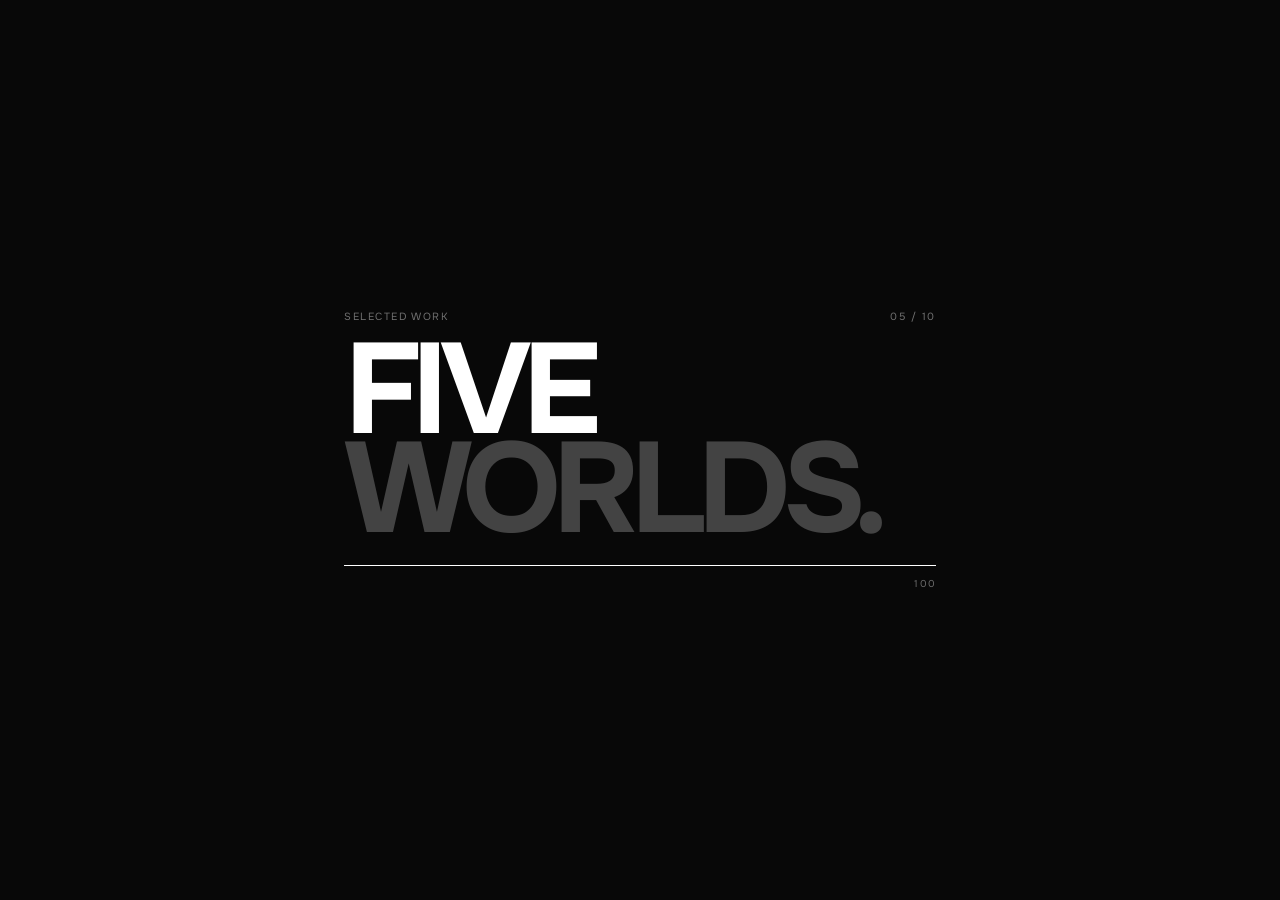
<file: index.html>
<!doctype html>
<html lang="en">
<head>
<meta charset="utf-8">
<meta name="viewport" content="width=device-width,initial-scale=1,viewport-fit=cover">
<title>Selected Work / 05</title>
<meta name="description" content="Five digital worlds across automotive, AI, onchain infrastructure, architecture and hospitality.">
<meta name="theme-color" content="#f1f0ea">
<link rel="preconnect" href="https://fonts.googleapis.com">
<link rel="preconnect" href="https://fonts.gstatic.com" crossorigin>
<link href="https://fonts.googleapis.com/css2?family=Onest:wght@400;500;600;700&display=swap" rel="stylesheet">
<style>
:root{--bg:#f1f0ea;--fg:#111;--muted:#77756f;--line:rgba(17,17,17,.16);--soft:rgba(17,17,17,.055);--accent:#111;--ease:cubic-bezier(.16,1,.3,1)}
*{box-sizing:border-box;margin:0;padding:0}
html{-webkit-font-smoothing:antialiased;background:var(--bg)}
body{min-height:100svh;background:var(--bg);color:var(--fg);font-family:"Onest",system-ui,sans-serif;overflow-x:hidden;transition:background .7s var(--ease),color .7s var(--ease)}
a{color:inherit;text-decoration:none}button{font:inherit}::selection{background:#111;color:#fff}:focus-visible{outline:2px solid currentColor;outline-offset:5px}
.shell{width:min(100%,98rem);margin:auto;padding-inline:clamp(1rem,2.4vw,2.4rem)}
.loader{position:fixed;inset:0;z-index:2000;background:#080808;color:#fff;display:grid;place-items:center;overflow:hidden}
.loader::before,.loader::after{content:"";position:absolute;left:0;right:0;height:50%;background:#080808;z-index:1;transition:transform .8s var(--ease)}.loader::before{top:0}.loader::after{bottom:0}.loader.out::before{transform:translateY(-101%)}.loader.out::after{transform:translateY(101%)}
.loader-inner{z-index:2;width:min(37rem,82vw);position:relative}.loader-kicker{display:flex;justify-content:space-between;font-size:.65rem;letter-spacing:.15em;text-transform:uppercase;color:rgba(255,255,255,.42);margin-bottom:1.2rem}.loader-title{font-size:clamp(3.5rem,10vw,8.5rem);line-height:.77;letter-spacing:-.075em;font-weight:700}.loader-title span{display:block;color:rgba(255,255,255,.24)}.loader-track{height:1px;background:rgba(255,255,255,.14);margin-top:1.6rem;overflow:hidden}.loader-fill{height:100%;width:0;background:#fff}.loader-count{margin-top:.7rem;text-align:right;font-size:.62rem;letter-spacing:.12em;color:rgba(255,255,255,.4)}
.world{position:fixed;inset:0;z-index:0;pointer-events:none;background:var(--bg);overflow:hidden;transition:background .7s var(--ease)}.world::after{content:"";position:absolute;inset:0;background:radial-gradient(circle at 76% 50%,var(--glow,transparent),transparent 35%);transition:background .7s var(--ease)}
.preview{position:absolute;right:clamp(2rem,6vw,7rem);top:50%;width:min(35vw,34rem);aspect-ratio:1.06;border-radius:2rem;transform:translateY(-46%) scale(.94);opacity:0;pointer-events:none;overflow:hidden;transition:opacity .45s ease,transform .65s var(--ease);box-shadow:0 2rem 7rem rgba(0,0,0,.18)}
body[data-world="noir"] .p-noir,body[data-world="vector"] .p-vector,body[data-world="null"] .p-null,body[data-world="aera"] .p-aera,body[data-world="halo"] .p-halo{opacity:1;transform:translateY(-50%) scale(1)}
.p-noir{background:#060606 url("https://images.unsplash.com/photo-1503376780353-7e6692767b70?auto=format&fit=crop&w=1400&q=82") center/cover}.p-noir::before{content:"";position:absolute;inset:0;background:linear-gradient(180deg,rgba(0,0,0,.08),rgba(0,0,0,.48)),linear-gradient(90deg,rgba(0,0,0,.55),transparent 62%)}.p-noir::after{content:"NOIR / PERFORMANCE";position:absolute;left:1.2rem;right:1.2rem;bottom:1.1rem;padding-top:.8rem;border-top:1px solid rgba(255,255,255,.34);color:#fff;font-size:.58rem;letter-spacing:.14em;text-transform:uppercase}
.p-vector{background:linear-gradient(rgba(241,239,232,.86),rgba(241,239,232,.92)),url("https://images.unsplash.com/photo-1516321318423-f06f85e504b3?auto=format&fit=crop&w=1400&q=80") center/cover;border:1px solid rgba(0,0,0,.13);padding:1.2rem;color:#111}.vg{height:100%;display:grid;grid-template-columns:repeat(3,1fr);grid-template-rows:repeat(3,1fr);gap:.6rem}.vn{border:1px solid #bbb9b2;border-radius:.8rem;padding:.5rem;display:flex;align-items:flex-end;font-size:.56rem;letter-spacing:.08em;background:rgba(255,255,255,.54);backdrop-filter:blur(4px)}.vn:nth-child(5){background:#ff4b23;color:#fff;border-color:#ff4b23}
.p-null{background:#050505 url("https://images.unsplash.com/photo-1639762681057-408e52192e55?auto=format&fit=crop&w=1400&q=78") center/cover}.p-null::before{content:"";position:absolute;inset:0;background:linear-gradient(rgba(5,5,5,.64),rgba(5,5,5,.84)),linear-gradient(rgba(255,255,255,.05) 1px,transparent 1px),linear-gradient(90deg,rgba(255,255,255,.05) 1px,transparent 1px);background-size:auto,2.2rem 2.2rem,2.2rem 2.2rem}.core{position:absolute;left:50%;top:50%;transform:translate(-50%,-50%);width:5rem;height:5rem;border-radius:50%;display:grid;place-items:center;background:#d8ff3e;color:#050505;font-size:.7rem;font-weight:700}.p-null i{position:absolute;width:.44rem;height:.44rem;border-radius:50%;background:#d8ff3e;box-shadow:0 0 1rem #d8ff3e;animation:packet 2s ease-in-out infinite}.p-null i:nth-child(2){left:20%;top:22%}.p-null i:nth-child(3){right:19%;bottom:22%;animation-delay:.8s}@keyframes packet{50%{transform:scale(1.8);opacity:.55}}
.p-aera{background:linear-gradient(rgba(6,17,12,.42),rgba(6,17,12,.76)),url("https://images.unsplash.com/photo-1486406146926-c627a92ad1ab?auto=format&fit=crop&w=1400&q=82") center/cover;color:#d7bf80}.tower{position:absolute;left:50%;bottom:10%;width:30%;height:77%;transform:translateX(-50%);border:1px solid rgba(215,191,128,.58);background:repeating-linear-gradient(0deg,rgba(215,191,128,.09) 0 1px,transparent 1px 9%);box-shadow:0 0 40px rgba(215,191,128,.08)}.tower::before{content:"AERA";position:absolute;bottom:5%;left:50%;transform:translateX(-50%) rotate(-90deg);font-size:.65rem;letter-spacing:.35em}.p-aera::after{content:"";position:absolute;inset:15% 8%;border-top:1px solid rgba(215,191,128,.22);border-bottom:1px solid rgba(215,191,128,.22)}
.p-halo{background:linear-gradient(180deg,rgba(32,43,40,.12),rgba(9,11,10,.7)),url("https://images.unsplash.com/photo-1501854140801-50d01698950b?auto=format&fit=crop&w=1400&q=82") center/cover}.p-halo::before{content:"";position:absolute;width:42%;aspect-ratio:1;border:1px solid rgba(197,169,120,.8);border-radius:50%;right:10%;top:10%;box-shadow:0 0 50px rgba(197,169,120,.16)}.p-halo::after{content:"";position:absolute;left:-8%;right:-8%;bottom:0;height:45%;background:linear-gradient(165deg,#18231e 10%,#080a09 48%);clip-path:polygon(0 45%,30% 16%,52% 38%,76% 8%,100% 33%,100% 100%,0 100%)}
.site{min-height:100svh;display:grid;grid-template-rows:auto 1fr auto;position:relative;z-index:2}.header{height:5.4rem;display:flex;align-items:center;justify-content:space-between;border-bottom:1px solid var(--line);transition:border-color .6s}.identity{display:flex;gap:1rem;align-items:center}.identity strong{font-size:.82rem}.identity span,.meta{font-size:.61rem;text-transform:uppercase;letter-spacing:.13em;color:var(--muted)}.header-side{display:flex;gap:1rem;align-items:center}.header-side a{font-size:.65rem;text-transform:uppercase;letter-spacing:.1em;opacity:.7}
.main{align-self:center;padding-block:clamp(2rem,4vh,3.2rem)}.intro{display:grid;grid-template-columns:1fr auto;gap:2rem;align-items:end;margin-bottom:clamp(1.7rem,3vh,2.6rem)}.intro-kicker{font-size:.64rem;text-transform:uppercase;letter-spacing:.14em;color:var(--muted);margin-bottom:.75rem}.intro h1{font-size:clamp(2.4rem,5vw,5.1rem);line-height:.87;letter-spacing:-.065em;font-weight:600}.intro-note{max-width:25rem;font-size:.77rem;line-height:1.55;color:var(--muted);text-align:right}
.project-list{border-top:1px solid var(--line)}.project{position:relative;display:grid;grid-template-columns:4rem minmax(0,1fr) auto;gap:1rem;align-items:center;min-height:clamp(5rem,10.2vh,7.4rem);border-bottom:1px solid var(--line);isolation:isolate;transition:color .5s,border-color .5s}.project::before{content:"";position:absolute;inset:0;background:var(--soft);transform:scaleY(0);transform-origin:bottom;transition:transform .4s var(--ease);z-index:-1}.project:hover::before,.project:focus-visible::before{transform:scaleY(1)}.project-index{font-size:.64rem;letter-spacing:.12em;color:var(--muted)}.project-name{font-size:clamp(1.8rem,4.55vw,4.75rem);line-height:.82;letter-spacing:-.064em;font-weight:600;text-transform:uppercase;white-space:nowrap;transition:transform .45s var(--ease)}.project:hover .project-name,.project:focus-visible .project-name{transform:translateX(.35rem)}.project-info{display:grid;justify-items:end;gap:.45rem}.project-type{font-size:.58rem;text-transform:uppercase;letter-spacing:.11em;color:var(--muted)}.project-open{width:2.55rem;height:2.55rem;border:1px solid currentColor;border-radius:50%;display:grid;place-items:center;transition:transform .4s var(--ease),background .3s,color .3s}.project:hover .project-open{transform:rotate(45deg);background:currentColor}.project:hover .project-open span{filter:invert(1)}
.footer{min-height:4.4rem;border-top:1px solid var(--line);display:flex;align-items:center;justify-content:space-between;color:var(--muted);font-size:.59rem;text-transform:uppercase;letter-spacing:.1em}.footer-right{display:flex;gap:1rem;flex-wrap:wrap}
body[data-world="noir"]{--bg:#090909;--fg:#f6f3ed;--muted:rgba(255,255,255,.48);--line:rgba(255,255,255,.15);--soft:rgba(255,255,255,.05);--accent:#ef3d2f;--glow:rgba(239,61,47,.08)}
body[data-world="vector"]{--bg:#f1efe9;--fg:#101010;--muted:#77756f;--line:rgba(16,16,16,.15);--soft:rgba(255,75,35,.08);--accent:#ff4b23;--glow:rgba(255,75,35,.1)}
body[data-world="null"]{--bg:#090909;--fg:#f4f4ef;--muted:rgba(255,255,255,.46);--line:rgba(255,255,255,.14);--soft:rgba(216,255,62,.07);--accent:#d8ff3e;--glow:rgba(216,255,62,.08)}
body[data-world="aera"]{--bg:#0b1b12;--fg:#f0eadb;--muted:rgba(240,234,219,.5);--line:rgba(215,191,128,.22);--soft:rgba(215,191,128,.07);--accent:#d7bf80;--glow:rgba(215,191,128,.12)}
body[data-world="halo"]{--bg:#111613;--fg:#f1efe8;--muted:rgba(241,239,232,.48);--line:rgba(197,169,120,.18);--soft:rgba(89,106,85,.14);--accent:#c5a978;--glow:rgba(197,169,120,.11)}
body[data-world] .project[data-world] .project-index{color:var(--muted)}
body[data-world="noir"] .project[data-world="noir"] .project-index,body[data-world="vector"] .project[data-world="vector"] .project-index,body[data-world="null"] .project[data-world="null"] .project-index,body[data-world="aera"] .project[data-world="aera"] .project-index,body[data-world="halo"] .project[data-world="halo"] .project-index{color:var(--accent)}
@media(max-width:1100px){.preview{opacity:.14!important;width:min(31vw,24rem)}.project-name{font-size:clamp(2rem,5.5vw,4rem)}}
@media(max-width:760px){.site{display:block}.header{height:4.6rem}.identity span,.header-side a:first-child{display:none}.main{padding-block:2rem}.intro{display:block}.intro h1{font-size:clamp(2.8rem,12vw,4.8rem)}.intro-note{text-align:left;margin-top:1rem}.preview{display:none}.project-list{display:grid;gap:.65rem;border-top:0}.project{min-height:9rem;padding:1rem;border:1px solid var(--line);border-radius:1.25rem;grid-template-columns:2rem 1fr auto;align-content:space-between;overflow:hidden}.project-name{grid-column:1/-1;grid-row:2;font-size:clamp(1.9rem,9vw,3.5rem);white-space:normal;align-self:end}.project-type{display:none}.footer{margin-top:2.3rem;padding-block:1.2rem;align-items:flex-start}.footer-right{max-width:12rem;justify-content:flex-end;text-align:right}}
@media(prefers-reduced-motion:reduce){*,*::before,*::after{animation:none!important;transition:none!important}.loader{display:none}.preview{transform:translateY(-50%)!important}}
</style>
</head>
<body data-world="noir">
<div class="loader" id="loader"><div class="loader-inner"><div class="loader-kicker"><span>Selected work</span><span>05 / 10</span></div><div class="loader-title">FIVE<span>WORLDS.</span></div><div class="loader-track"><div class="loader-fill" id="loaderFill"></div></div><div class="loader-count" id="loaderCount">000</div></div></div>
<div class="world" aria-hidden="true">
  <div class="preview p-noir"></div>
  <div class="preview p-vector"><div class="vg"><div class="vn">INPUT</div><div class="vn">SEARCH</div><div class="vn">TOOLS</div><div class="vn">MEMORY</div><div class="vn">AGENT</div><div class="vn">OUTPUT</div><div class="vn">REVIEW</div><div class="vn">API</div><div class="vn">SHIP</div></div></div>
  <div class="preview p-null"><div class="core">NULL</div><i></i><i></i></div>
  <div class="preview p-aera"><div class="tower"></div></div>
  <div class="preview p-halo"></div>
</div>
<div class="site shell">
<header class="header"><div class="identity"><strong>SELECTED / 05</strong><span>Digital product series</span></div><div class="header-side"><span class="meta">2026</span><a href="#work">View work ↓</a></div></header>
<main class="main" id="work">
<section class="intro"><div><div class="intro-kicker">Five worlds / one practice</div><h1>SELECTED WORK.</h1></div><p class="intro-note">Five distinct digital experiences across automotive, AI, onchain infrastructure, private residences and remote hospitality.</p></section>
<nav class="project-list" aria-label="Selected projects">
<a class="project" href="noir.html" target="_blank" rel="noopener" data-world="noir"><span class="project-index">01</span><span class="project-name">NOIR MOTORWORKS</span><span class="project-info"><span class="project-type">Automotive / luxury / engineering</span><span class="project-open"><span>↗</span></span></span></a>
<a class="project" href="vector.html" target="_blank" rel="noopener" data-world="vector"><span class="project-index">02</span><span class="project-name">VECTOR SCHOOL</span><span class="project-info"><span class="project-type">AI / education / systems</span><span class="project-open"><span>↗</span></span></span></a>
<a class="project" href="null.html" target="_blank" rel="noopener" data-world="null"><span class="project-index">03</span><span class="project-name">NULL NETWORK</span><span class="project-info"><span class="project-type">Crypto / infrastructure / execution</span><span class="project-open"><span>↗</span></span></span></a>
<a class="project" href="aera.html" target="_blank" rel="noopener" data-world="aera"><span class="project-index">04</span><span class="project-name">AERA RESIDENCES</span><span class="project-info"><span class="project-type">Architecture / altitude / residence</span><span class="project-open"><span>↗</span></span></span></a>
<a class="project" href="halo.html" target="_blank" rel="noopener" data-world="halo"><span class="project-index">05</span><span class="project-name">HALO RETREAT</span><span class="project-info"><span class="project-type">Hospitality / weather / time</span><span class="project-open"><span>↗</span></span></span></a>
</nav></main>
<footer class="footer"><span>Five worlds / one craft</span><div class="footer-right"><a href="noir.html">01 Noir</a><a href="vector.html">02 Vector</a><a href="null.html">03 Null</a><a href="aera.html">04 Aera</a><a href="halo.html">05 Halo</a></div></footer>
</div>
<script>
(()=>{const body=document.body,projects=[...document.querySelectorAll('.project')];let active='noir';
function setWorld(w){if(active===w)return;active=w||'';w?body.dataset.world=w:delete body.dataset.world}
projects.forEach(p=>{const w=p.dataset.world;p.addEventListener('mouseenter',()=>setWorld(w));p.addEventListener('focus',()=>setWorld(w));p.addEventListener('touchstart',()=>setWorld(w),{passive:true})});
document.querySelector('.project-list').addEventListener('mouseleave',()=>setWorld(active||'noir'));document.addEventListener('focusin',e=>{if(!e.target.closest('.project')&&!active)setWorld('noir')});
if(matchMedia('(max-width:760px)').matches){const io=new IntersectionObserver(es=>{const v=es.filter(e=>e.isIntersecting).sort((a,b)=>b.intersectionRatio-a.intersectionRatio)[0];if(v)setWorld(v.target.dataset.world)},{threshold:[.35,.55,.75]});projects.forEach(p=>io.observe(p))}
const l=document.getElementById('loader'),f=document.getElementById('loaderFill'),c=document.getElementById('loaderCount');if(l&&!matchMedia('(prefers-reduced-motion:reduce)').matches){const s=performance.now(),d=850;function frame(n){const p=Math.min((n-s)/d,1),e=1-Math.pow(1-p,3),v=Math.round(e*100);f.style.width=v+'%';c.textContent=String(v).padStart(3,'0');p<1?requestAnimationFrame(frame):setTimeout(()=>{l.classList.add('out');setTimeout(()=>l.remove(),820)},90)}requestAnimationFrame(frame)}else l?.remove()
})();
</script>
</body></html>
</file>
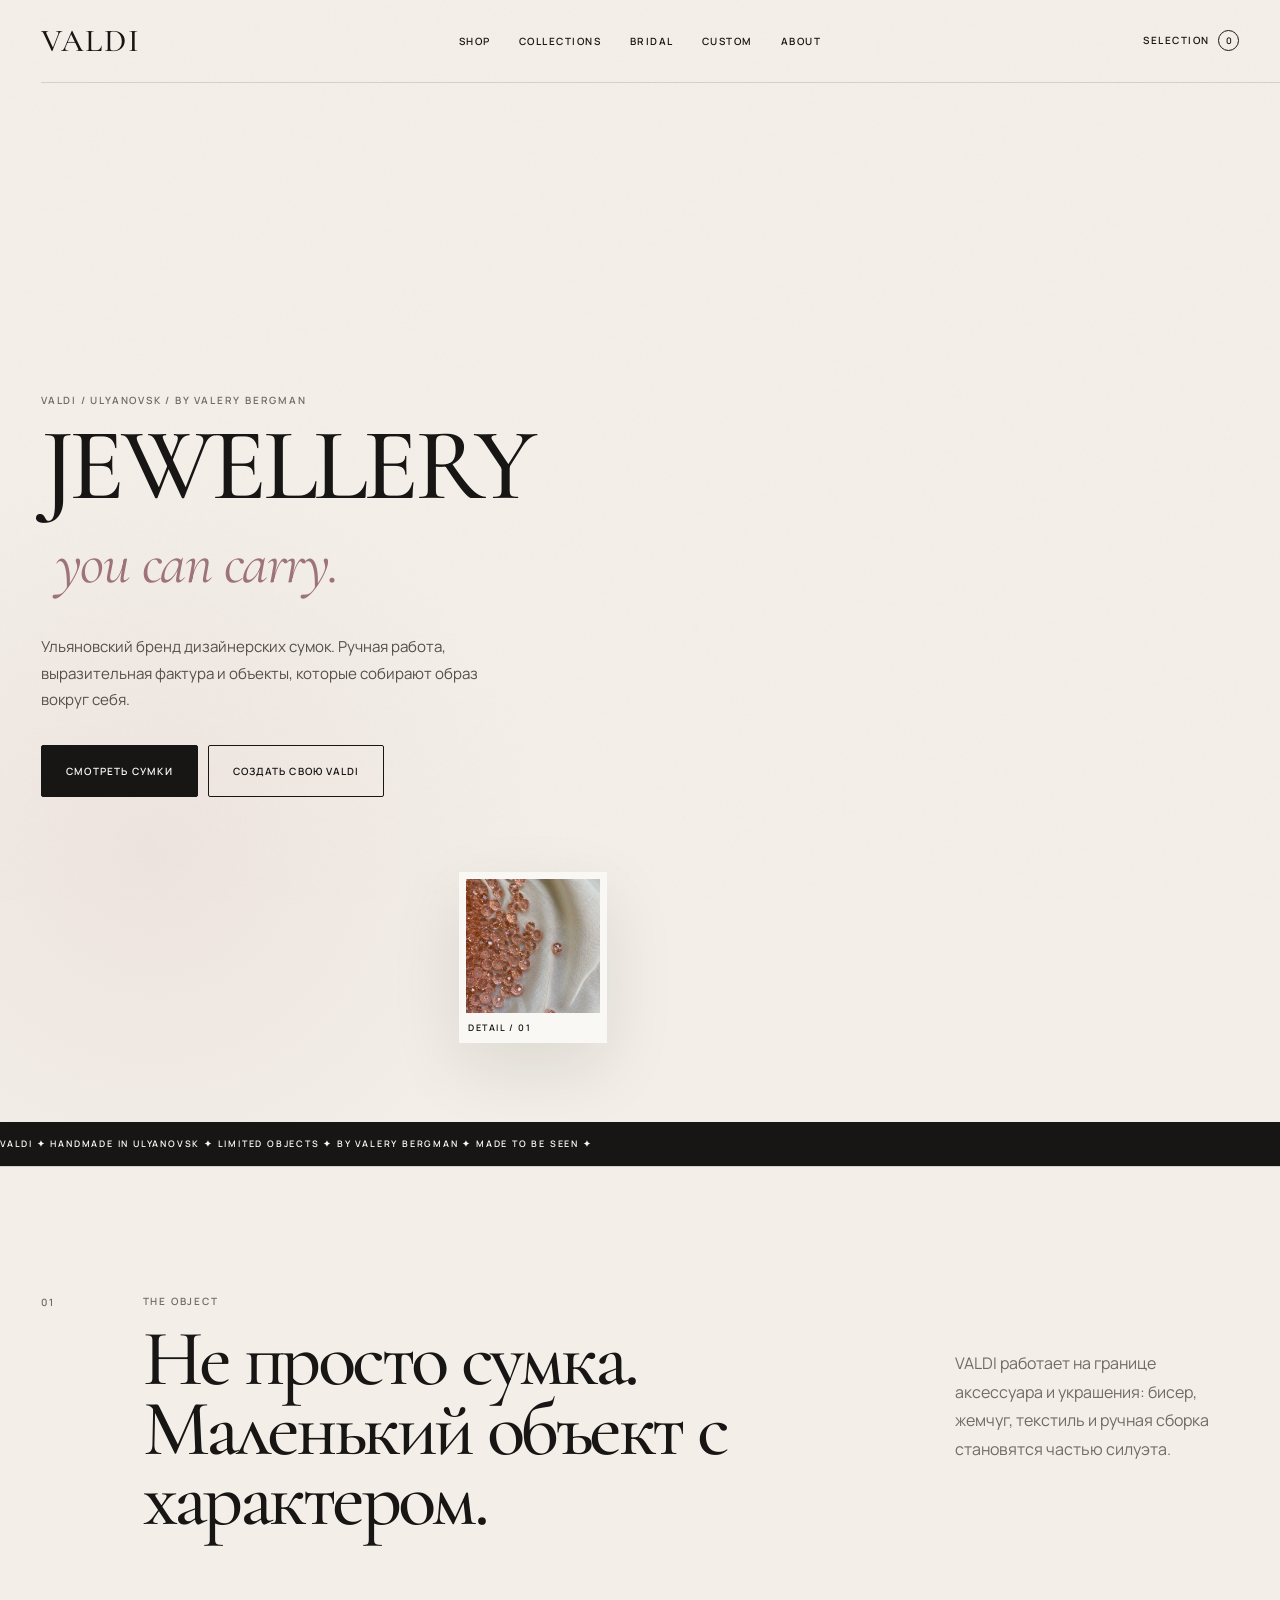
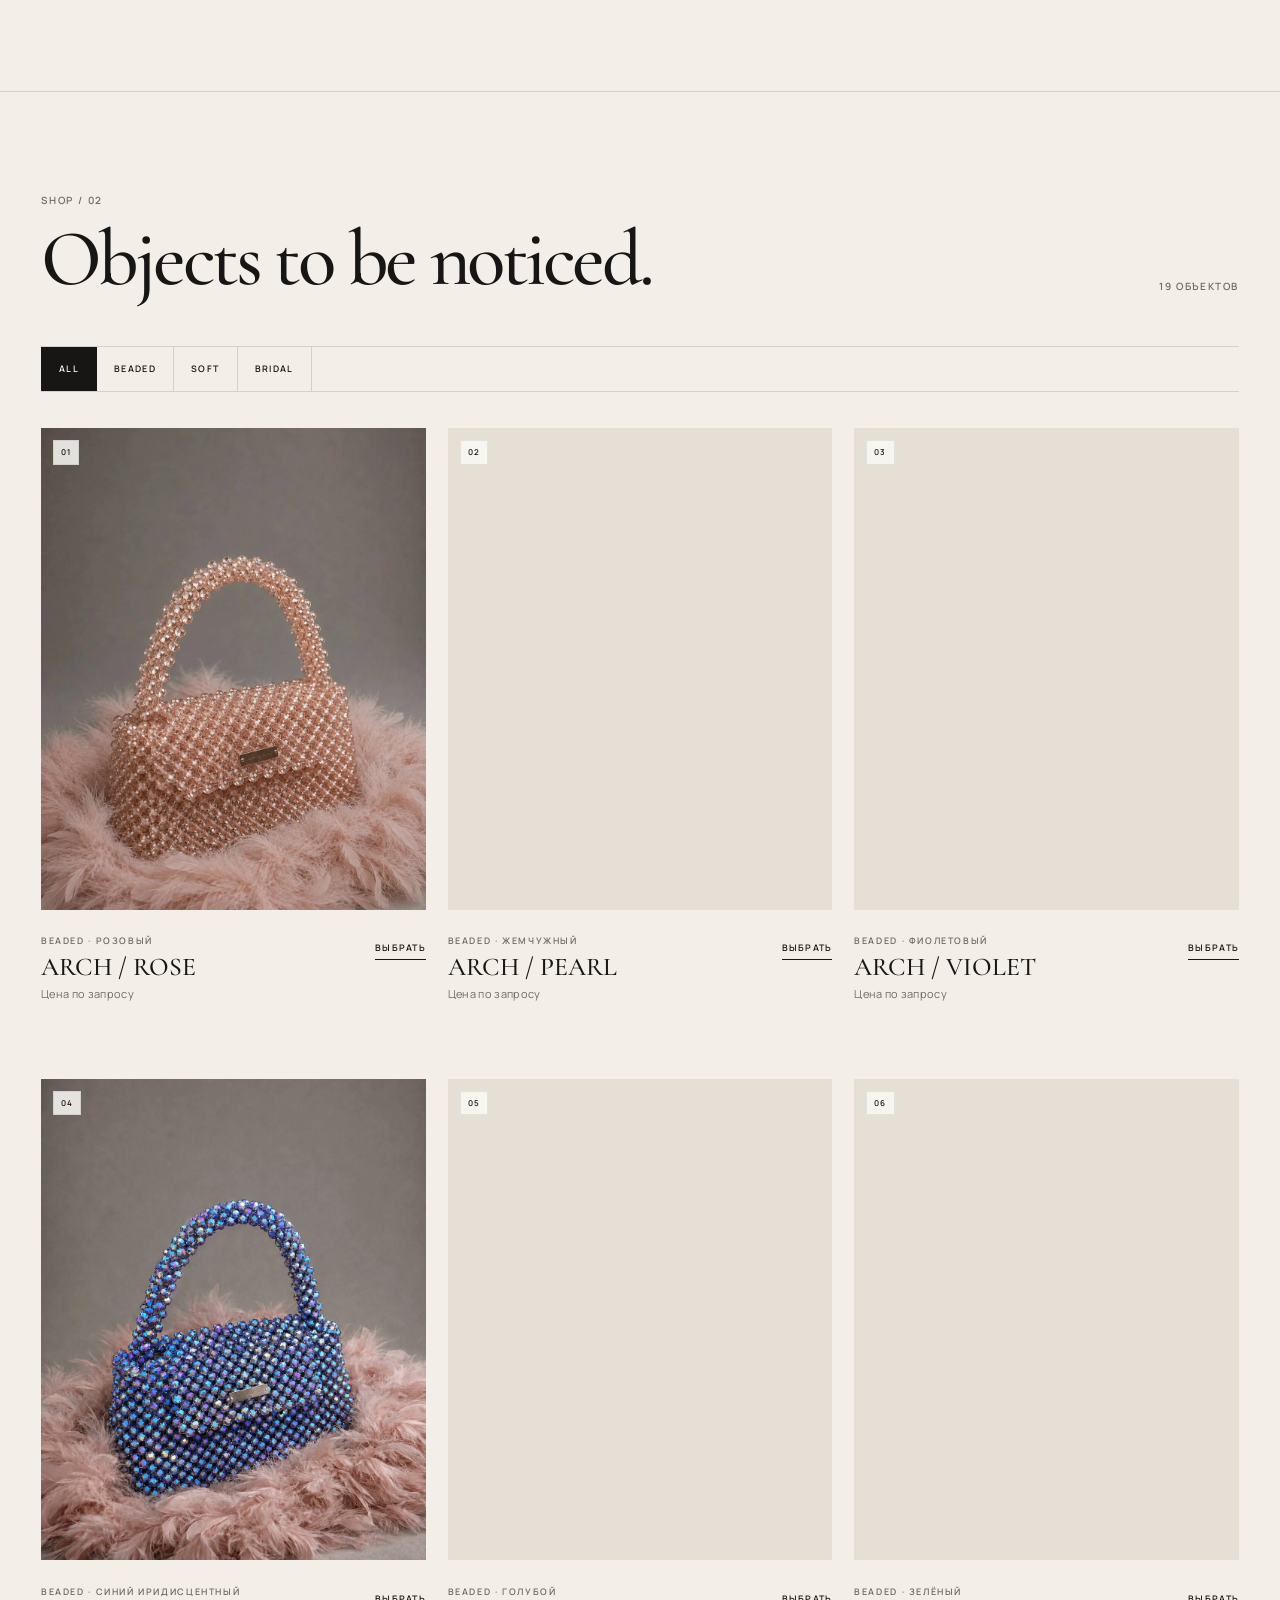
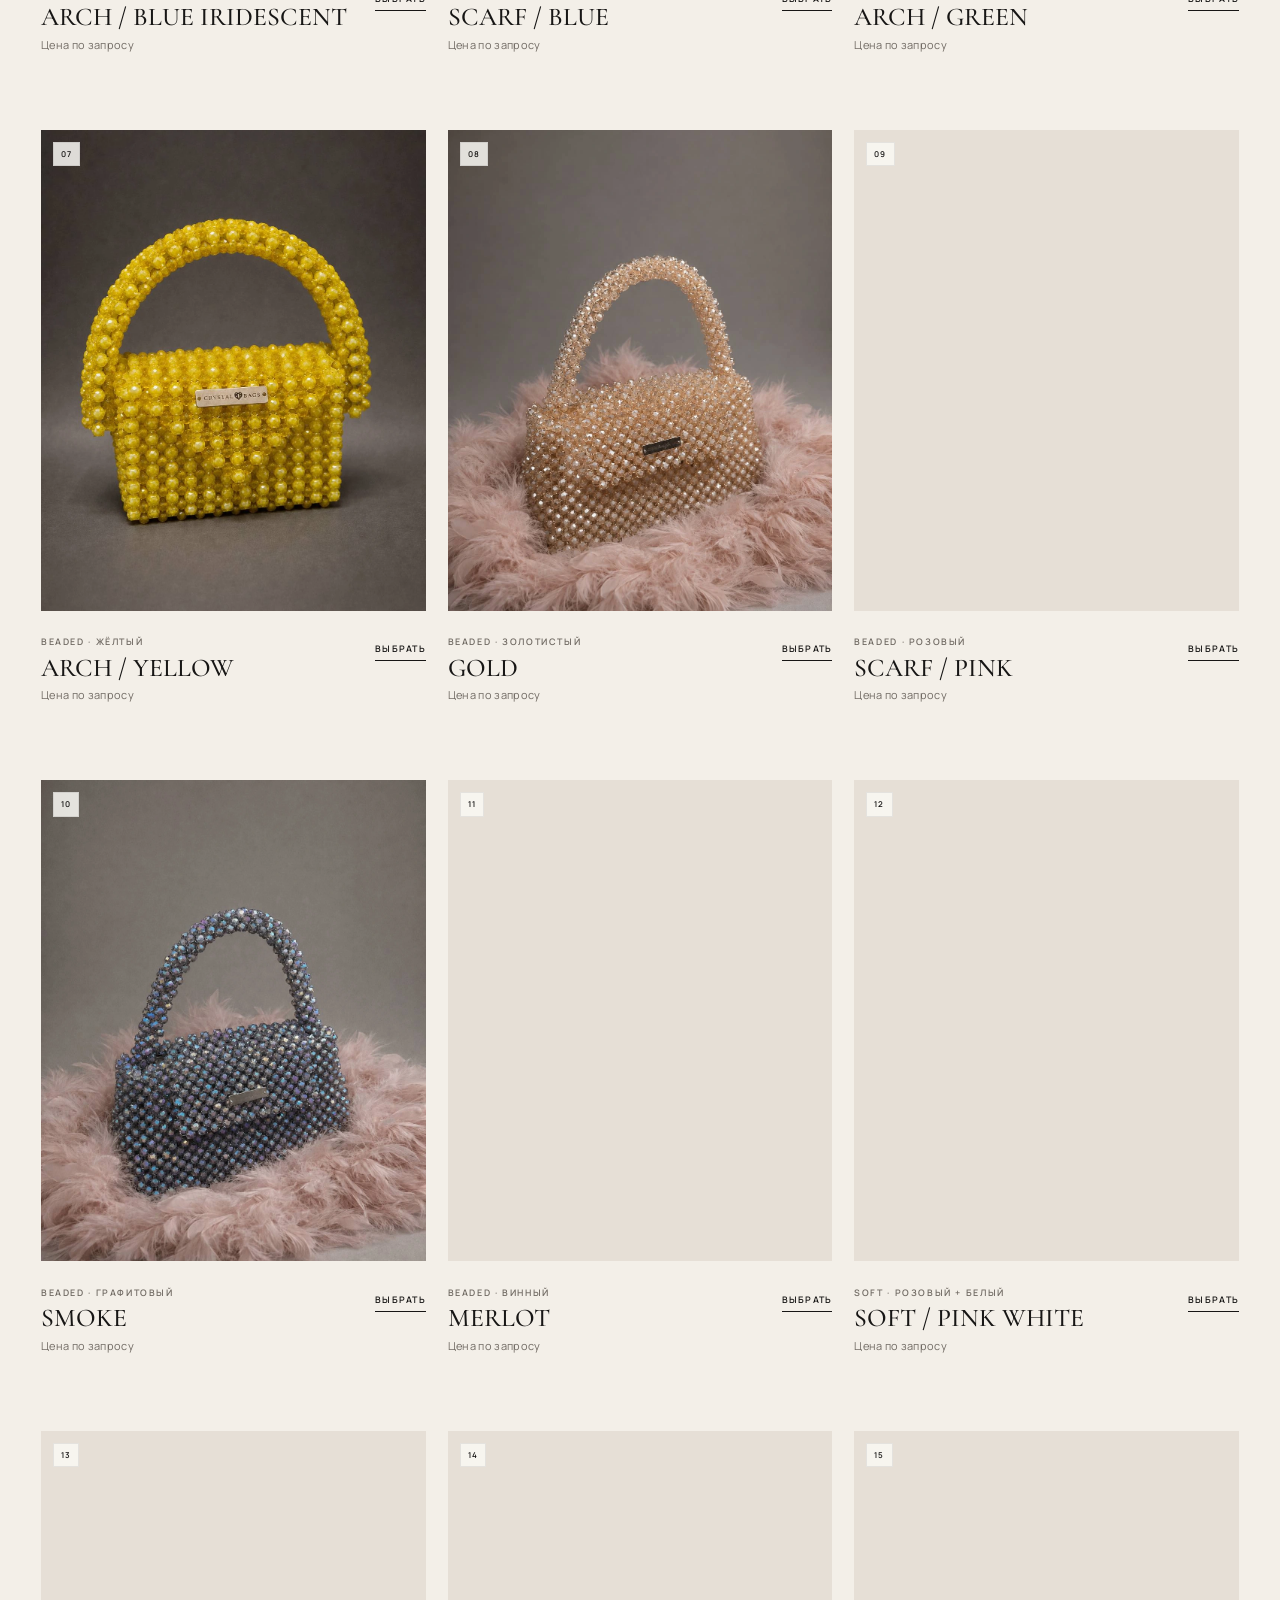
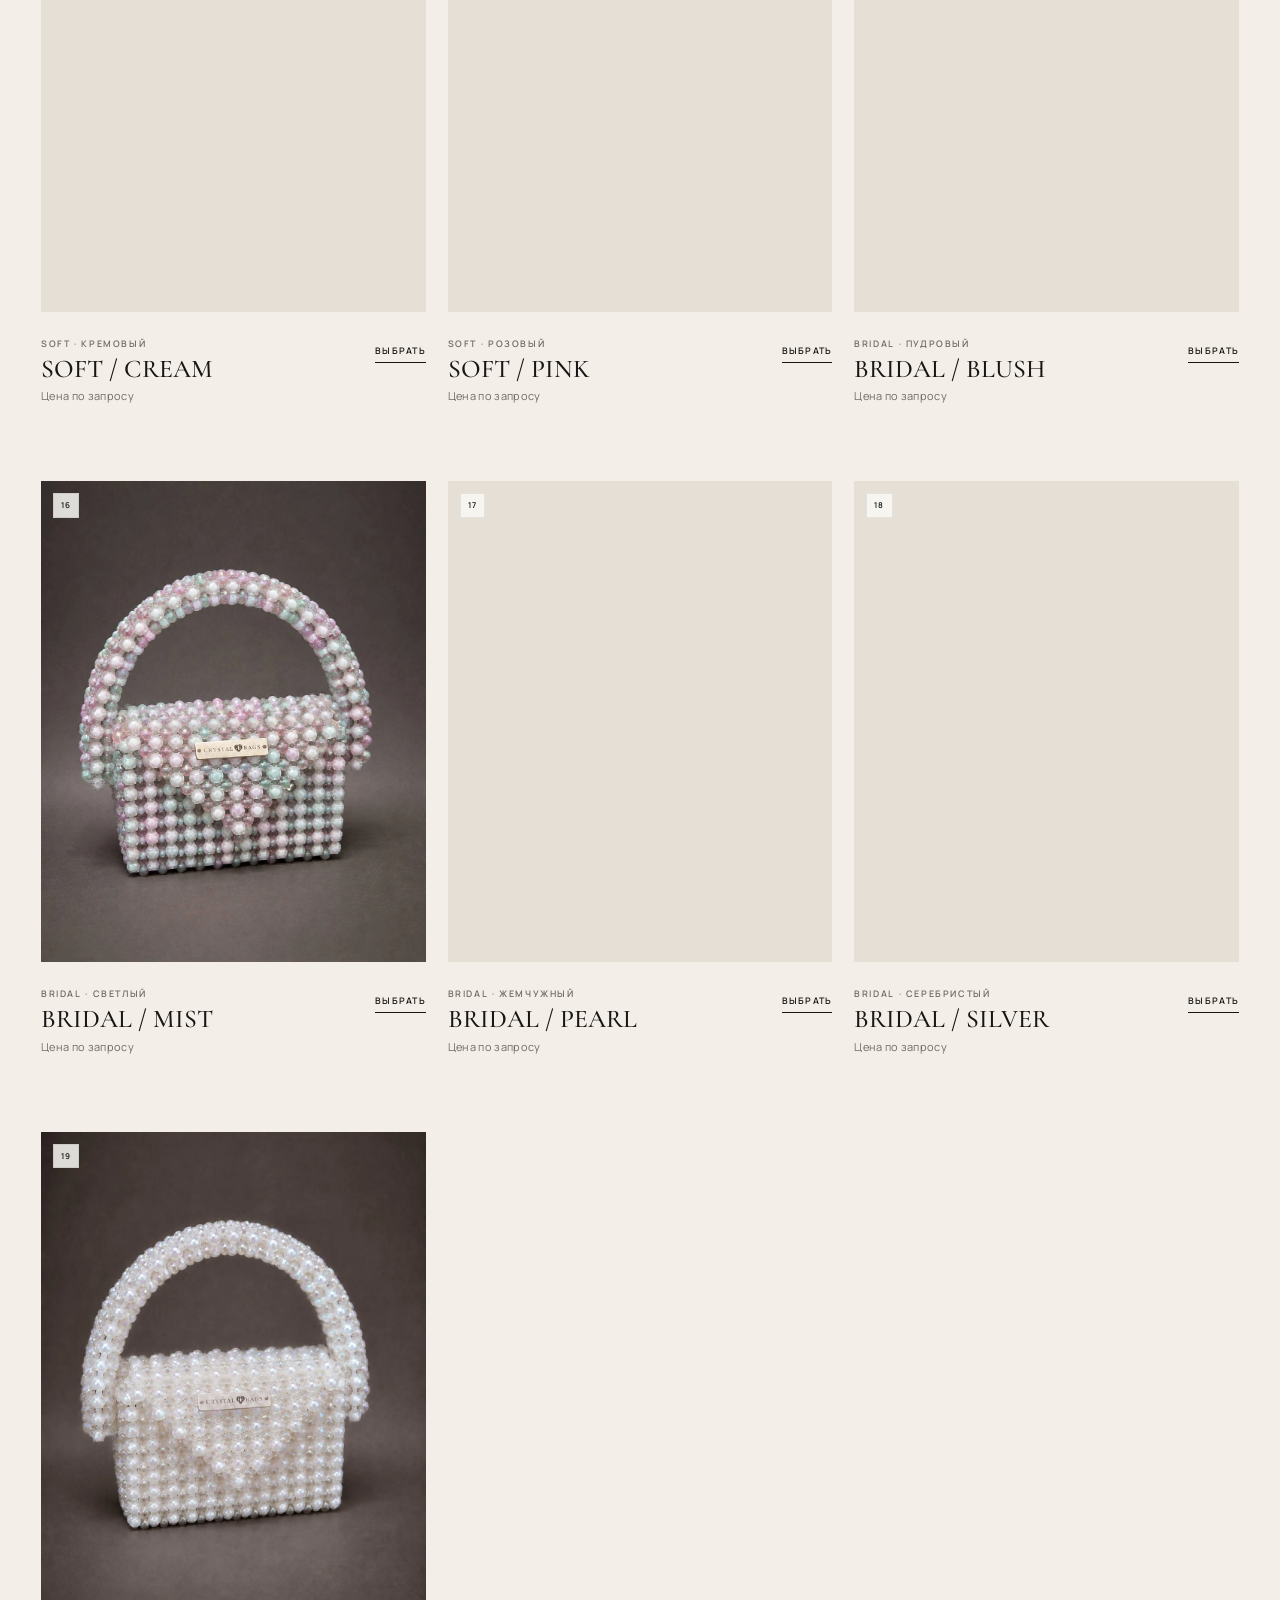
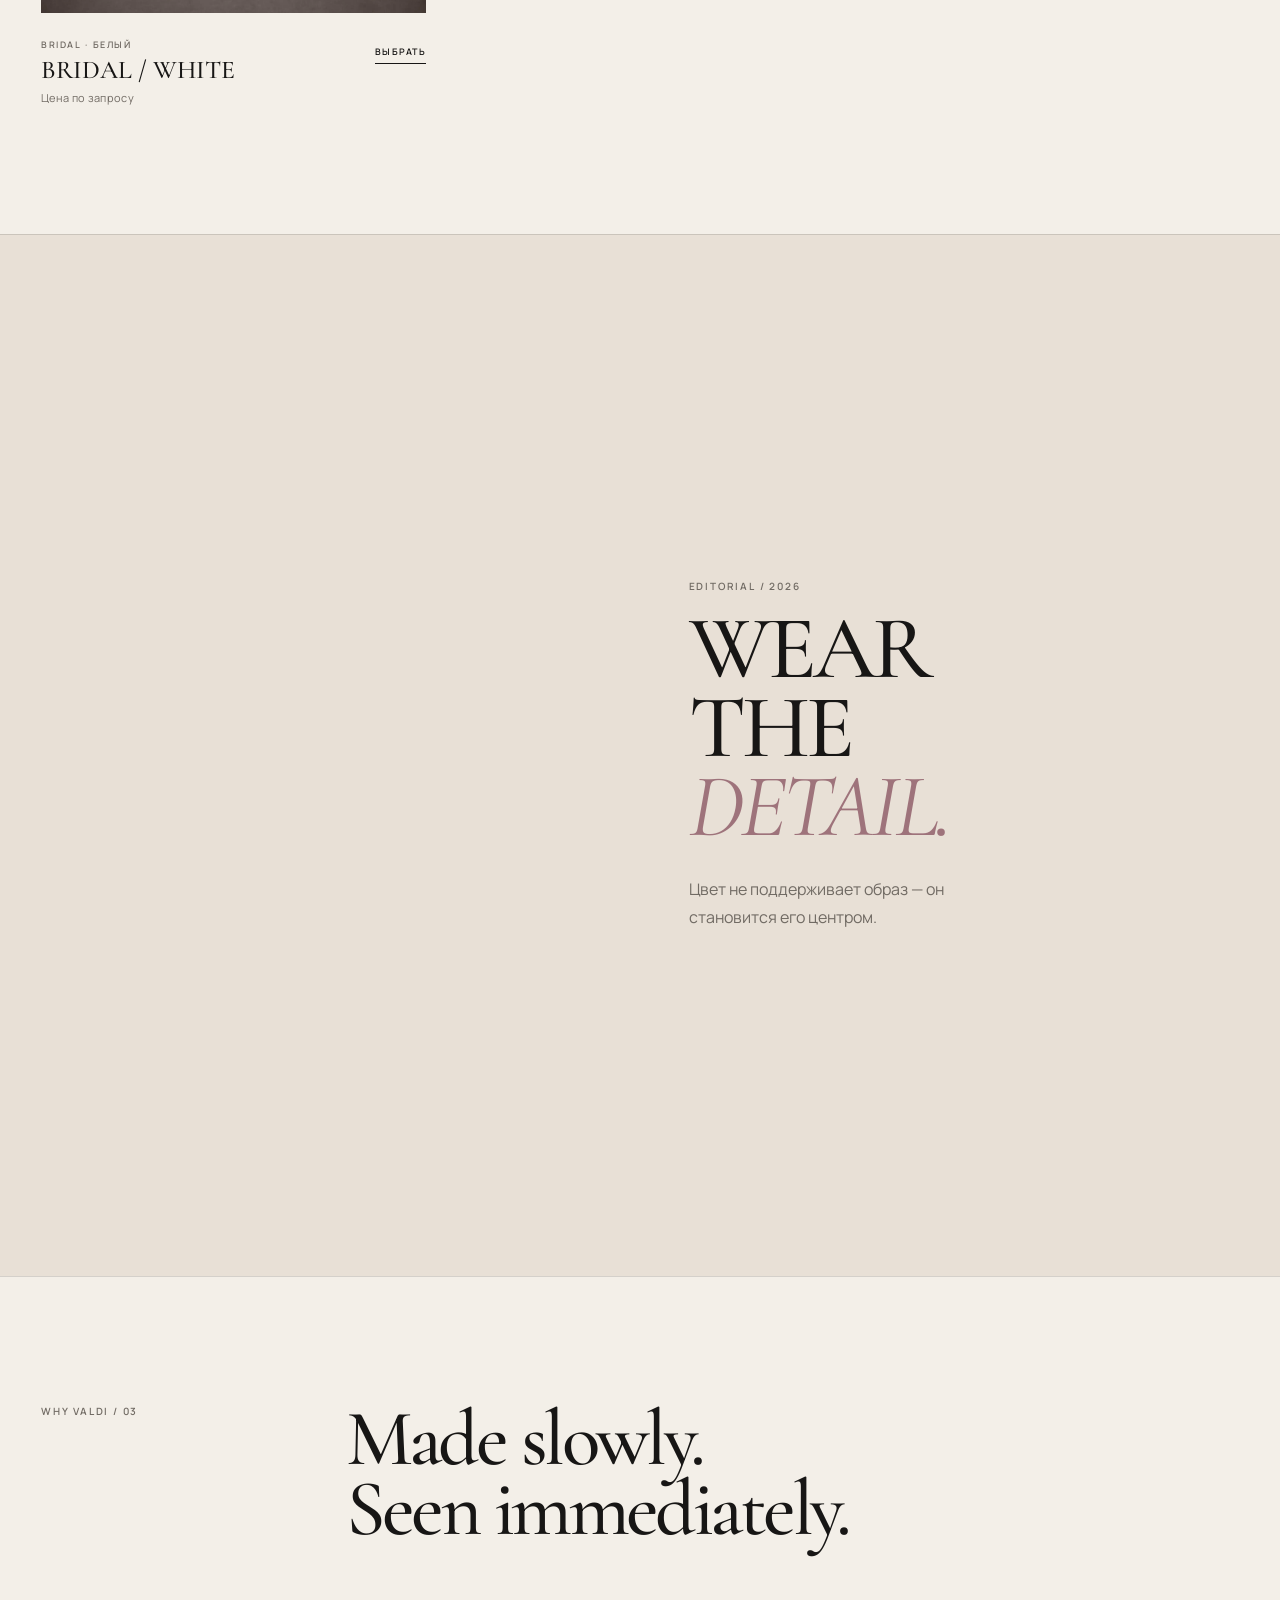
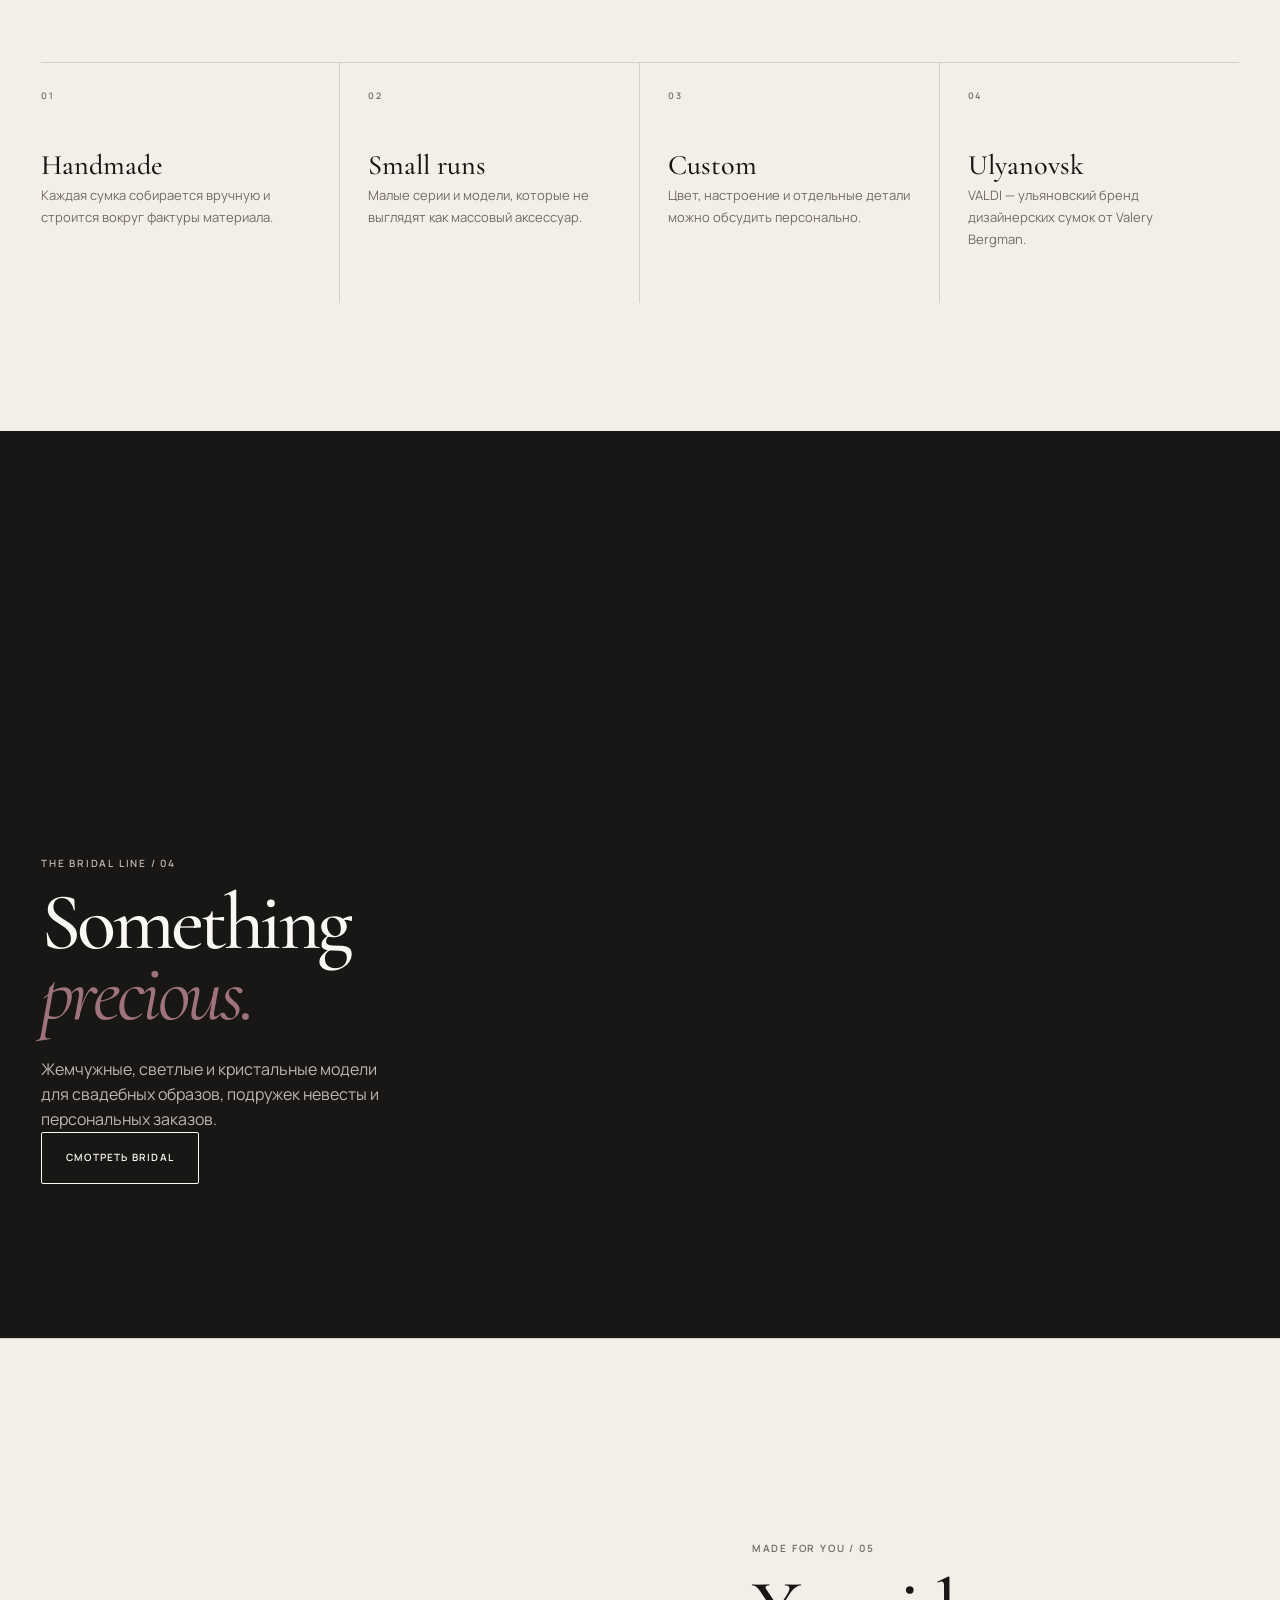
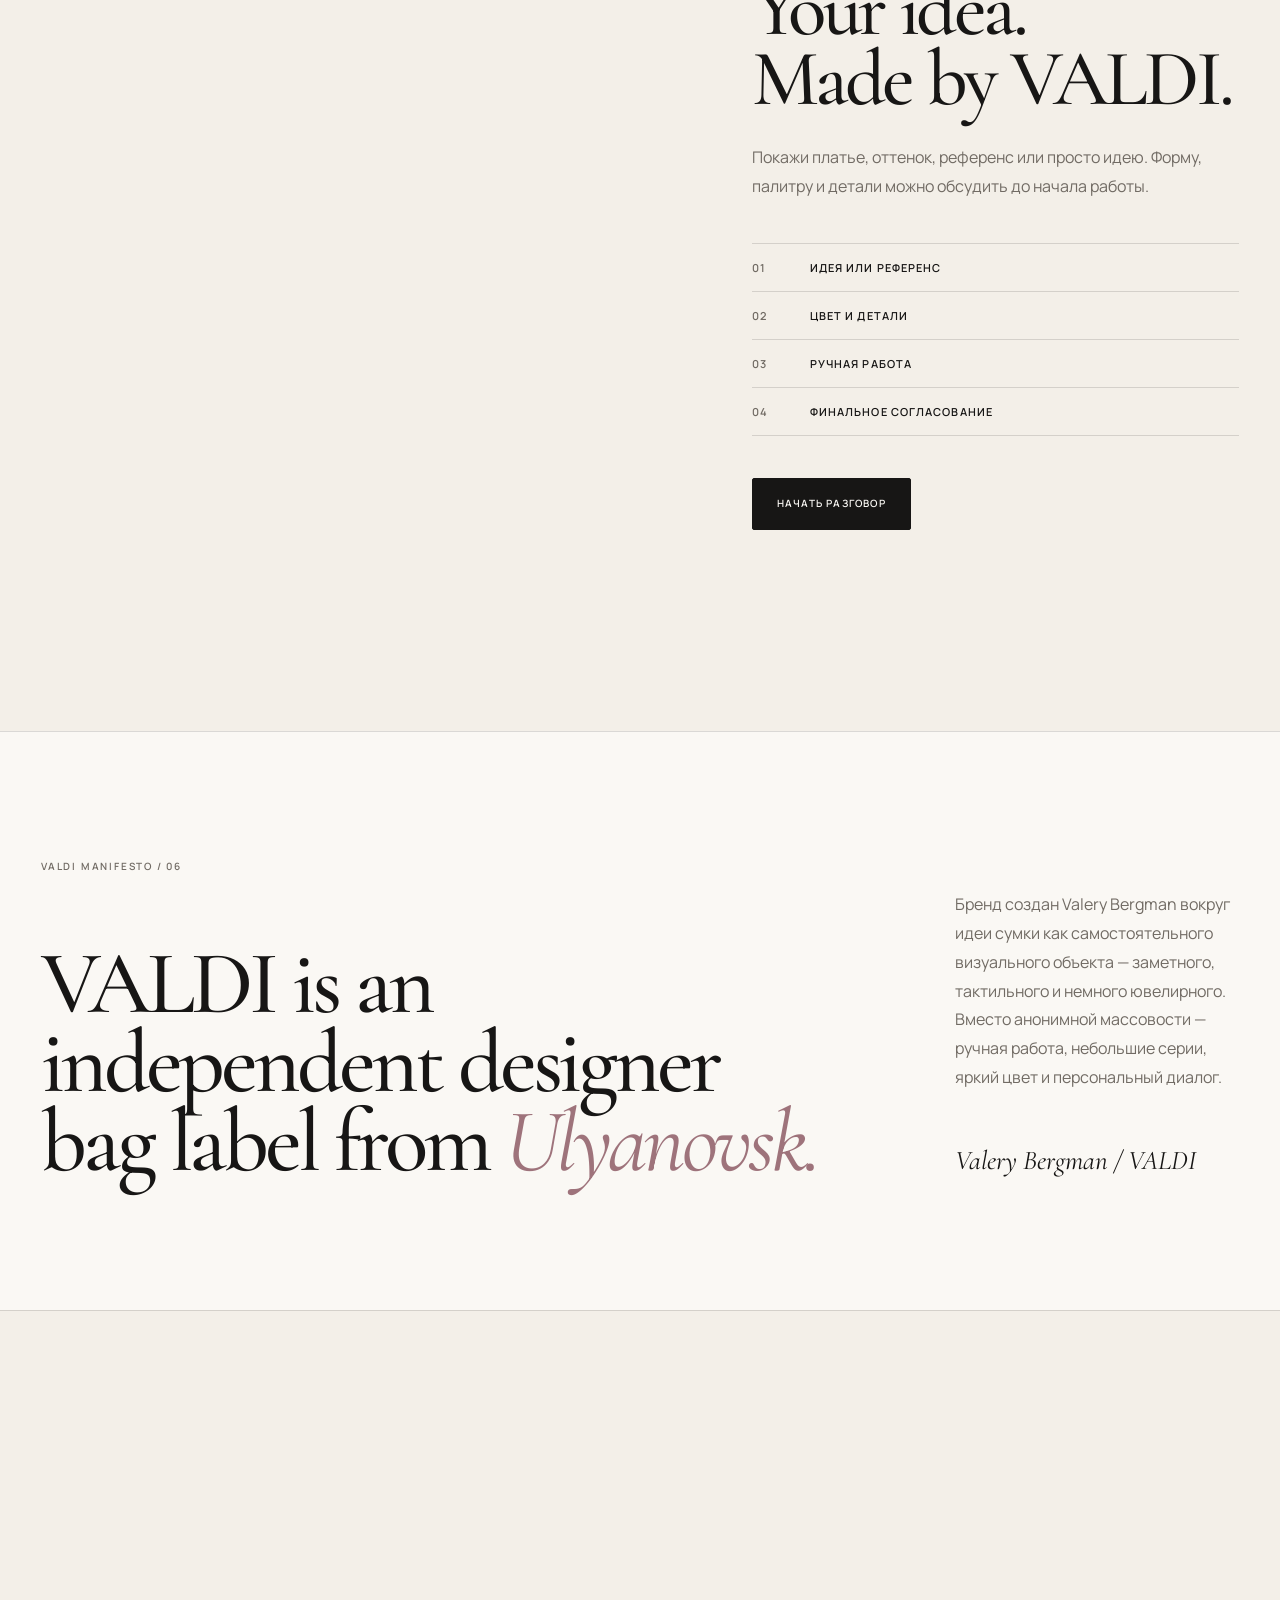
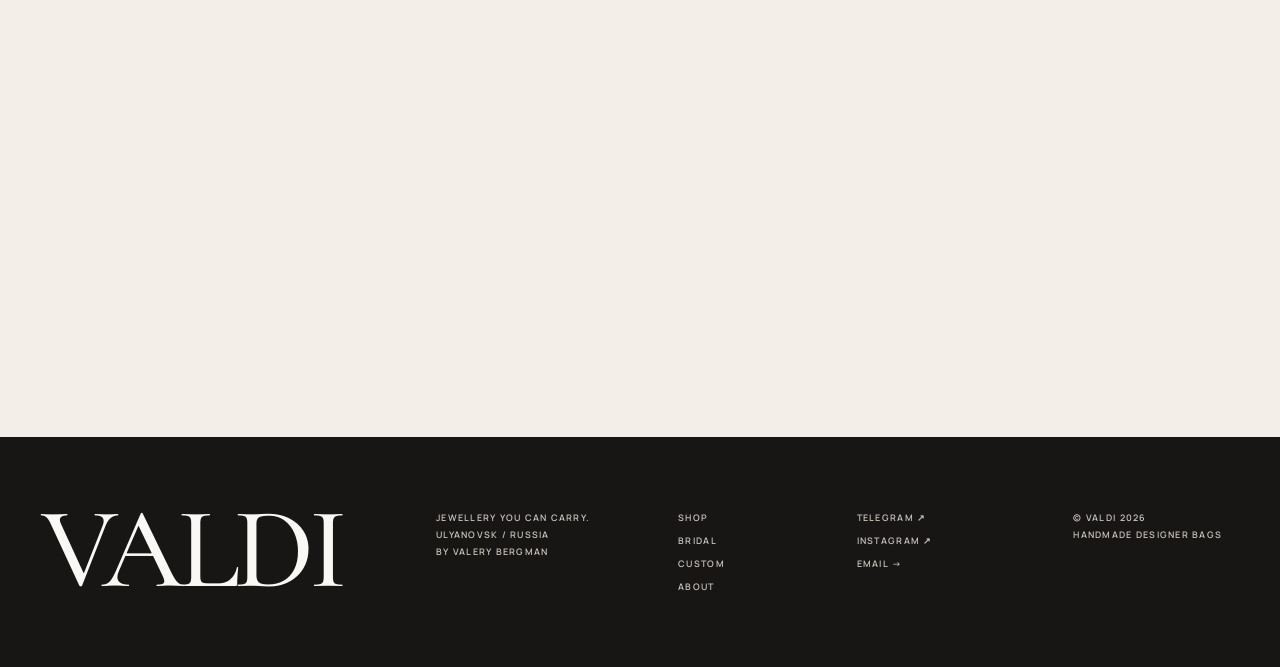
<file: valdi_v4_final/index.html>
<!doctype html>
<html lang="ru">
<head>
  <meta charset="utf-8">
  <meta name="viewport" content="width=device-width,initial-scale=1">
  <title>VALDI — дизайнерские сумки из Ульяновска</title>
  <meta name="description" content="VALDI — ульяновский бренд дизайнерских сумок от Valery Bergman. Бисерные, вязаные и bridal-модели, ручная работа и персональные заказы.">
  <meta name="theme-color" content="#f4f0e9">
  <meta property="og:title" content="VALDI — Jewellery you can carry">
  <meta property="og:description" content="Ульяновский бренд дизайнерских сумок от Valery Bergman.">
  <meta property="og:type" content="website">
  <link rel="preload" as="image" href="assets/img/campaign/hero-model.webp">
  <link rel="stylesheet" href="assets/css/styles.css">
  <script src="assets/js/app.js" defer></script>
</head>
<body>
  <a class="skip" href="#shop">К каталогу</a>
  <header class="site-header">
    <a class="logo" href="#top" aria-label="VALDI, на главную">VALDI</a>
    <nav class="desktop-nav" aria-label="Основная навигация">
      <a href="#shop">Shop</a>
      <a href="#collections">Collections</a>
      <a href="#bridal">Bridal</a>
      <a href="#custom">Custom</a>
      <a href="#about">About</a>
    </nav>
    <div class="header-actions">
      <button class="text-button selection-trigger" id="selectionOpen">Selection <span id="selectionCount">0</span></button>
      <button class="menu-button" id="menuBtn" aria-expanded="false" aria-controls="mobileNav">Menu</button>
    </div>
  </header>

  <nav class="mobile-nav" id="mobileNav" aria-label="Мобильная навигация">
    <a href="#shop">Shop</a><a href="#collections">Collections</a><a href="#bridal">Bridal</a>
    <a href="#custom">Custom</a><a href="#about">About</a>
    <span>ULYANOVSK / RUSSIA</span>
  </nav>

  <main id="top">
    <section class="hero">
      <div class="hero-copy reveal">
        <p class="eyebrow">VALDI / ULYANOVSK / BY VALERY BERGMAN</p>
        <h1>JEWELLERY<br><em>you can carry.</em></h1>
        <p class="hero-lead">Ульяновский бренд дизайнерских сумок. Ручная работа, выразительная фактура и объекты, которые собирают образ вокруг себя.</p>
        <div class="hero-actions">
          <a class="button primary" href="#shop">Смотреть сумки</a>
          <a class="button ghost" href="#custom">Создать свою VALDI</a>
        </div>
      </div>
      <figure class="hero-media reveal">
        <img src="assets/img/campaign/hero-model.webp" alt="Модель с розовой бисерной сумкой VALDI">
        <figcaption>HANDMADE IN ULYANOVSK</figcaption>
      </figure>
      <aside class="hero-detail reveal">
        <img src="assets/img/campaign/detail-beads.webp" alt="Макро-фактура розовых бусин VALDI">
        <span>DETAIL / 01</span>
      </aside>
    </section>

    <div class="ticker" aria-label="О бренде">
      <div>VALDI ✦ HANDMADE IN ULYANOVSK ✦ LIMITED OBJECTS ✦ BY VALERY BERGMAN ✦ MADE TO BE SEEN ✦</div>
    </div>

    <section class="intro section reveal" id="collections">
      <div class="section-number">01</div>
      <div>
        <p class="eyebrow">THE OBJECT</p>
        <h2>Не просто сумка.<br>Маленький объект с характером.</h2>
      </div>
      <p>VALDI работает на границе аксессуара и украшения: бисер, жемчуг, текстиль и ручная сборка становятся частью силуэта.</p>
    </section>

    <section class="shop section" id="shop">
      <header class="shop-head reveal">
        <div>
          <p class="eyebrow">SHOP / 02</p>
          <h2>Objects to be noticed.</h2>
        </div>
        <p id="productCount">0 объектов</p>
      </header>
      <div class="filters reveal" role="group" aria-label="Фильтр каталога">
        <button class="filter active" data-filter="all" aria-pressed="true">All</button>
        <button class="filter" data-filter="beaded" aria-pressed="false">Beaded</button>
        <button class="filter" data-filter="soft" aria-pressed="false">Soft</button>
        <button class="filter" data-filter="bridal" aria-pressed="false">Bridal</button>
      </div>
      <div class="product-grid" id="productGrid"></div>
    </section>

    <section class="campaign section">
      <div class="campaign-grid">
        <figure class="campaign-main reveal">
          <img src="assets/img/campaign/model-rose.webp" alt="Модель с ярко-розовой арочной сумкой VALDI" loading="lazy">
        </figure>
        <div class="campaign-copy reveal">
          <p class="eyebrow">EDITORIAL / 2026</p>
          <h2>WEAR<br>THE<br><em>DETAIL.</em></h2>
          <p>Цвет не поддерживает образ — он становится его центром.</p>
        </div>
        <figure class="campaign-small reveal">
          <img src="assets/img/crystal-pearl-feather-wide.webp" alt="Макро кристальной фактуры VALDI" loading="lazy">
        </figure>
      </div>
    </section>

    <section class="craft section">
      <header class="split-heading reveal">
        <p class="eyebrow">WHY VALDI / 03</p>
        <h2>Made slowly.<br>Seen immediately.</h2>
      </header>
      <div class="craft-grid">
        <article class="reveal"><span>01</span><h3>Handmade</h3><p>Каждая сумка собирается вручную и строится вокруг фактуры материала.</p></article>
        <article class="reveal"><span>02</span><h3>Small runs</h3><p>Малые серии и модели, которые не выглядят как массовый аксессуар.</p></article>
        <article class="reveal"><span>03</span><h3>Custom</h3><p>Цвет, настроение и отдельные детали можно обсудить персонально.</p></article>
        <article class="reveal"><span>04</span><h3>Ulyanovsk</h3><p>VALDI — ульяновский бренд дизайнерских сумок от Valery Bergman.</p></article>
      </div>
    </section>

    <section class="bridal section" id="bridal">
      <div class="bridal-copy reveal">
        <p class="eyebrow">THE BRIDAL LINE / 04</p>
        <h2>Something<br><em>precious.</em></h2>
        <p>Жемчужные, светлые и кристальные модели для свадебных образов, подружек невесты и персональных заказов.</p>
        <a class="button ghost dark" href="#shop">Смотреть Bridal</a>
      </div>
      <figure class="bridal-main reveal"><img src="assets/img/campaign/editorial-bride.webp" alt="Bridal-съёмка VALDI" loading="lazy"></figure>
      <figure class="bridal-side reveal"><img src="assets/img/campaign/editorial-bridesmaids.webp" alt="Свадебная группа с сумками VALDI" loading="lazy"></figure>
    </section>

    <section class="custom section" id="custom">
      <div class="custom-visual reveal">
        <img src="assets/img/campaign/product-blush-silk.webp" alt="Модель с бежевой сумкой VALDI" loading="lazy">
      </div>
      <div class="custom-copy reveal">
        <p class="eyebrow">MADE FOR YOU / 05</p>
        <h2>Your idea.<br>Made by VALDI.</h2>
        <p>Покажи платье, оттенок, референс или просто идею. Форму, палитру и детали можно обсудить до начала работы.</p>
        <ol>
          <li><span>01</span> Идея или референс</li>
          <li><span>02</span> Цвет и детали</li>
          <li><span>03</span> Ручная работа</li>
          <li><span>04</span> Финальное согласование</li>
        </ol>
        <button class="button primary" onclick="document.getElementById('messageDialog').showModal()">Начать разговор</button>
      </div>
    </section>

    <section class="about section" id="about">
      <p class="eyebrow reveal">VALDI MANIFESTO / 06</p>
      <div class="about-grid">
        <h2 class="reveal">VALDI is an independent designer bag label from <em>Ulyanovsk.</em></h2>
        <div class="about-copy reveal">
          <p>Бренд создан Valery Bergman вокруг идеи сумки как самостоятельного визуального объекта — заметного, тактильного и немного ювелирного.</p>
          <p>Вместо анонимной массовости — ручная работа, небольшие серии, яркий цвет и персональный диалог.</p>
          <span class="signature">Valery Bergman / VALDI</span>
        </div>
      </div>
    </section>

    <section class="lookbook section">
      <div class="lookbook-grid">
        <img class="reveal" src="assets/img/campaign/model-olive.webp" alt="VALDI OLIVE на модели" loading="lazy">
        <img class="reveal" src="assets/img/campaign/model-knit-candy.webp" alt="VALDI SOFT на модели" loading="lazy">
        <img class="reveal" src="assets/img/campaign/editorial-couple.webp" alt="Свадебная съёмка VALDI" loading="lazy">
        <img class="reveal" src="assets/img/campaign/model-blue.webp" alt="VALDI BLUE на модели" loading="lazy">
      </div>
    </section>
  </main>

  <footer>
    <div class="footer-brand">VALDI</div>
    <div>
      <p>Jewellery you can carry.</p>
      <p>Ulyanovsk / Russia<br>By Valery Bergman</p>
    </div>
    <nav><a href="#shop">Shop</a><a href="#bridal">Bridal</a><a href="#custom">Custom</a><a href="#about">About</a></nav>
    <div class="footer-contacts"><a href="https://t.me/lerusia_dhh" target="_blank" rel="noopener">Telegram ↗</a><a href="https://instagram.com/lerusia_dhh" target="_blank" rel="noopener">Instagram ↗</a><a href="mailto:yurkina-valerochka@mail.ru">Email →</a></div>
    <div class="footer-note">© VALDI 2026<br>Handmade designer bags</div>
  </footer>

  <dialog id="productDialog" class="product-dialog">
    <button class="dialog-close" data-close aria-label="Закрыть">×</button>
    <div class="modal-gallery-wrap">
      <img id="modalMain" alt="">
      <div id="modalGallery" class="modal-thumbs"></div>
    </div>
    <div class="modal-info">
      <p class="eyebrow" id="modalCategory"></p>
      <h2 id="modalTitle"></h2>
      <p id="modalDescription"></p>
      <dl><div><dt>Цена</dt><dd>По запросу</dd></div><div><dt>Изготовление</dt><dd>Уточняется индивидуально</dd></div><div><dt>Персонализация</dt><dd>Можно обсудить</dd></div></dl>
      <button class="button primary" id="modalSave">Добавить в выбор</button>
    </div>
  </dialog>

  <dialog id="selectionDialog" class="selection-dialog">
    <button class="dialog-close" data-close aria-label="Закрыть">×</button>
    <p class="eyebrow">YOUR SELECTION</p>
    <h2>Выбранные VALDI</h2>
    <div id="selectionList"></div>
    <button class="button primary" id="discussBtn">Обсудить выбранное</button>
  </dialog>

  <dialog id="messageDialog" class="message-dialog">
    <button class="dialog-close" data-close aria-label="Закрыть">×</button>
    <p class="eyebrow">START A CONVERSATION</p>
    <h2>Готовый текст запроса</h2>
    <p>Скопируй сообщение и отправь VALDI через текущий Telegram / Instagram бренда.</p>
    <textarea id="messageText">Здравствуйте! Хочу обсудить персональный заказ VALDI. Подскажите, пожалуйста, варианты, стоимость и срок изготовления.</textarea>
    <div class="message-actions">
      <button class="button primary" id="copyMessage">Скопировать сообщение</button>
      <a class="button" href="https://t.me/lerusia_dhh" target="_blank" rel="noopener">Telegram ↗</a>
      <a class="button" href="https://instagram.com/lerusia_dhh" target="_blank" rel="noopener">Instagram ↗</a>
    </div>
  </dialog>
</body>
</html>
</file>
<file: valdi_v4_final/assets/css/styles.css>
@import url("https://fonts.googleapis.com/css2?family=Cormorant+Garamond:ital,wght@0,400;0,500;0,600;1,400;1,500&family=Manrope:wght@400;500;600&display=swap");

:root{
  --ivory:#f3efe8;
  --paper:#faf8f4;
  --ink:#171615;
  --muted:#716b64;
  --line:rgba(23,22,21,.14);
  --blush:#d9b8bd;
  --silver:#b8b9ba;
  --dark:#181716;
  --content-max:1600px;
  --page-padding:clamp(20px,3.2vw,56px);
  --grid-gap:clamp(14px,1.6vw,28px);
  --radius-small:2px;
  --radius-medium:6px;
  --ease:cubic-bezier(.22,1,.36,1);
  --serif:"Cormorant Garamond","Bodoni 72",Didot,Georgia,serif;
  --sans:"Manrope",Inter,ui-sans-serif,-apple-system,BlinkMacSystemFont,"Segoe UI",sans-serif;
  --header-h:82px;
  --safe-pad:max(var(--page-padding),calc((100vw - var(--content-max))/2));
}

*{box-sizing:border-box}
html{scroll-behavior:smooth;scroll-padding-top:88px}
body{
  margin:0;
  background:var(--ivory);
  color:var(--ink);
  font-family:var(--sans);
  font-size:16px;
  line-height:1.55;
  -webkit-font-smoothing:antialiased;
  text-rendering:optimizeLegibility;
}
body:before{
  position:fixed;
  inset:0;
  z-index:999;
  pointer-events:none;
  content:"";
  opacity:.024;
  background-image:url("data:image/svg+xml,%3Csvg viewBox='0 0 180 180' xmlns='http://www.w3.org/2000/svg'%3E%3Cfilter id='n'%3E%3CfeTurbulence type='fractalNoise' baseFrequency='.82' numOctaves='3' stitchTiles='stitch'/%3E%3C/filter%3E%3Crect width='100%25' height='100%25' filter='url(%23n)' opacity='.5'/%3E%3C/svg%3E");
  mix-blend-mode:multiply;
}
img{display:block;width:100%;height:auto}
button,a{font:inherit;color:inherit}
button{cursor:pointer}
a{text-decoration:none}
figure,h1,h2,h3,p{margin-top:0}
section[id]{scroll-margin-top:88px}
::selection{background:var(--blush);color:var(--ink)}

.skip{
  position:fixed;left:16px;top:-80px;z-index:1200;
  padding:12px 16px;border:1px solid var(--ink);
  border-radius:var(--radius-small);background:var(--paper)
}
.skip:focus{top:16px}
:focus-visible{outline:1px solid var(--ink);outline-offset:5px}

.site-header{
  position:fixed;inset:0 0 auto;z-index:80;
  height:var(--header-h);
  padding-inline:var(--safe-pad);
  display:grid;grid-template-columns:1fr auto 1fr;align-items:center;
  border-bottom:1px solid transparent;
  background:rgba(243,239,232,0);
  transition:
    height 450ms var(--ease),
    background-color 450ms var(--ease),
    border-color 450ms var(--ease),
    backdrop-filter 450ms var(--ease);
}
.site-header.is-scrolled{
  height:64px;
  border-bottom-color:rgba(23,22,21,.08);
  background:rgba(243,239,232,.88);
  backdrop-filter:blur(18px);
  -webkit-backdrop-filter:blur(18px);
}
.logo{
  font-family:var(--serif);
  font-size:32px;font-weight:500;line-height:1;
  letter-spacing:.055em;
  transition:font-size 450ms var(--ease),letter-spacing 450ms var(--ease),transform 450ms var(--ease)
}
.site-header.is-scrolled .logo{font-size:27px;letter-spacing:.075em}
.desktop-nav{display:flex;align-items:center;gap:clamp(20px,2.2vw,38px)}
.desktop-nav a,.text-button,.menu-button{
  position:relative;
  border:0;background:none;padding:10px 0;
  font-size:10px;font-weight:600;line-height:1;
  letter-spacing:.15em;text-transform:uppercase;
}
.desktop-nav a:after,.text-button:after{
  position:absolute;left:0;right:100%;bottom:3px;height:1px;
  content:"";background:currentColor;
  transition:right 420ms var(--ease);
}
.desktop-nav a:hover:after,.text-button:hover:after{right:0}
.header-actions{justify-self:end;display:flex;gap:20px;align-items:center}
.selection-trigger span{
  display:inline-grid;place-items:center;
  min-width:21px;height:21px;margin-left:5px;
  border:1px solid currentColor;border-radius:50%;
  font-size:9px;letter-spacing:0
}
.menu-button{display:none}
.mobile-nav{display:none}

.eyebrow{
  margin:0 0 18px;
  color:var(--muted);
  font-size:10px;font-weight:600;line-height:1.25;
  letter-spacing:.18em;text-transform:uppercase
}
.section{
  padding:
    clamp(96px,10vw,180px)
    var(--safe-pad);
  border-top:1px solid var(--line)
}
h1,h2,h3{font-family:var(--serif);font-weight:500}
h1,h2{letter-spacing:-.045em}
h1{
  margin:0;
  font-size:clamp(68px,8vw,150px);
  line-height:.82
}
h1 em,h2 em{font-weight:400;font-style:italic;color:#9e737b}
h2{
  margin-bottom:28px;
  font-size:clamp(48px,6.2vw,104px);
  line-height:.88
}
h3{margin-bottom:5px;font-size:clamp(25px,2vw,34px);line-height:1}
p{margin-bottom:0}

.button{
  display:inline-flex;align-items:center;justify-content:center;
  min-height:52px;padding-inline:24px;
  border:1px solid var(--ink);
  border-radius:2px;
  background:transparent;
  font-size:10px;font-weight:600;
  letter-spacing:.12em;text-transform:uppercase;
  transition:
    background-color 420ms var(--ease),
    color 420ms var(--ease),
    border-color 420ms var(--ease),
    transform 420ms var(--ease)
}
.button:hover{transform:translateY(-1px)}
.button.primary{background:var(--ink);color:var(--paper)}
.button.primary:hover{background:transparent;color:var(--ink)}
.button.ghost:hover{background:var(--ink);color:var(--paper)}
.button.dark{border-color:var(--paper);color:var(--paper)}
.button.dark:hover{background:var(--paper);color:var(--dark)}

.hero{
  position:relative;
  display:grid;
  grid-template-columns:repeat(12,minmax(0,1fr));
  min-height:100svh;
  overflow:hidden;
  background:
    radial-gradient(circle at 12% 76%,rgba(217,184,189,.22),transparent 28%),
    var(--ivory)
}
.hero:before{
  position:absolute;left:var(--safe-pad);right:0;top:var(--header-h);
  height:1px;content:"";background:var(--line);z-index:2
}
.hero-copy{
  position:relative;z-index:3;
  grid-column:1/span 5;
  align-self:center;
  padding:
    calc(var(--header-h) + clamp(52px,7vw,110px))
    clamp(30px,4vw,70px)
    clamp(70px,8vw,120px)
    var(--safe-pad)
}
.hero-copy h1{max-width:900px}
.hero-copy h1 em{
  display:inline-block;
  padding-left:.25em;
  font-size:.58em;letter-spacing:-.025em
}
.hero-lead{
  max-width:500px;
  margin:42px 0 32px;
  color:#555049;
  font-size:clamp(15px,1.18vw,19px);
  line-height:1.75
}
.hero-actions{display:flex;flex-wrap:wrap;gap:10px}
.hero-media{
  position:relative;
  grid-column:6/-1;
  min-height:100svh;
  margin:0;
  overflow:hidden;
  background:#2d2926
}
.hero-media img{
  width:100%;height:100%;object-fit:cover;object-position:center 32%;
  transform:scale(1.025);
  transition:transform 1400ms var(--ease)
}
.hero-media.visible img{transform:scale(1)}
.hero-media:after{
  position:absolute;inset:0;content:"";
  background:linear-gradient(to top,rgba(0,0,0,.22),transparent 34%);
  pointer-events:none
}
.hero-media figcaption{
  position:absolute;left:24px;bottom:22px;z-index:2;
  margin:0;color:#fff;
  font-size:9px;font-weight:600;letter-spacing:.2em
}
.hero-detail{
  position:absolute;z-index:5;
  left:calc(41.666% - 74px);bottom:7%;
  width:148px;margin:0;padding:7px;
  background:var(--paper);
  box-shadow:0 24px 70px rgba(20,16,14,.10);
  transform:rotate(-1.2deg)
}
.hero-detail img{aspect-ratio:1;object-fit:cover}
.hero-detail span{
  display:block;padding:8px 2px 1px;
  font-size:9px;font-weight:600;letter-spacing:.16em
}

.ticker{
  overflow:hidden;
  border-block:1px solid var(--ink);
  background:var(--ink);color:var(--paper)
}
.ticker div{
  width:max-content;padding:14px 0;
  white-space:nowrap;
  font-size:9px;font-weight:600;letter-spacing:.2em;
  animation:ticker 28s linear infinite
}
@keyframes ticker{to{transform:translateX(-50%)}}

.intro{
  display:grid;
  grid-template-columns:repeat(12,minmax(0,1fr));
  gap:var(--grid-gap);
  align-items:start
}
.intro .section-number{grid-column:1/span 1}
.intro>div:nth-child(2){grid-column:2/span 7}
.intro>p{
  grid-column:10/-1;
  max-width:390px;margin-top:54px;
  color:var(--muted);line-height:1.8
}
.section-number{
  font-size:10px;font-weight:600;
  letter-spacing:.18em;color:var(--muted)
}

.shop{padding-top:clamp(96px,8vw,140px)}
.shop-head{
  display:grid;
  grid-template-columns:repeat(12,minmax(0,1fr));
  gap:var(--grid-gap);align-items:end
}
.shop-head>div{grid-column:1/span 9}
.shop-head h2{margin-bottom:0}
.shop-head>p{
  grid-column:11/-1;justify-self:end;
  font-size:10px;font-weight:600;
  letter-spacing:.16em;text-transform:uppercase;color:var(--muted)
}
.filters{
  display:flex;gap:0;flex-wrap:wrap;
  margin:52px 0 36px;
  border-block:1px solid var(--line)
}
.filter{
  min-height:44px;padding:0 17px;
  border:0;border-right:1px solid var(--line);
  border-radius:0;
  background:transparent;
  font-size:9px;font-weight:600;
  letter-spacing:.15em;text-transform:uppercase;
  transition:background-color 360ms var(--ease),color 360ms var(--ease)
}
.filter:first-child{border-left:1px solid var(--line)}
.filter:hover{background:rgba(23,22,21,.045)}
.filter.active{background:var(--ink);color:var(--paper)}

.product-grid{
  display:grid;
  grid-template-columns:repeat(3,minmax(0,1fr));
  gap:clamp(56px,6vw,88px) clamp(16px,1.7vw,28px)
}
.product-card{min-width:0;box-shadow:none}
.product-media{
  position:relative;
  width:100%;padding:0;overflow:hidden;
  aspect-ratio:4/5;
  border:0;border-radius:0;
  background:#e6dfd6
}
.product-media img{
  position:absolute;inset:0;
  width:100%;height:100%;object-fit:cover;
  transition:
    opacity 700ms var(--ease),
    transform 900ms var(--ease),
    filter 900ms var(--ease)
}
.product-primary{opacity:1}
.product-hover{opacity:0}
.product-media:has(.product-hover):hover .product-primary{opacity:0}
.product-media:has(.product-hover):hover .product-hover{opacity:1}
.product-media:hover img{transform:scale(1.018)}
.product-media:focus-visible img{transform:scale(1.018)}
.card-index{
  position:absolute;top:12px;left:12px;z-index:3;
  padding:5px 7px;
  border:1px solid rgba(23,22,21,.08);
  background:rgba(250,248,244,.86);
  backdrop-filter:blur(10px);
  font-size:8px;font-weight:600;letter-spacing:.15em
}
.product-meta{
  display:flex;justify-content:space-between;gap:20px;
  padding-top:18px;border-top:1px solid transparent
}
.product-meta .eyebrow{margin-bottom:7px;font-size:9px}
.product-meta h3{
  margin-bottom:6px;
  font-size:clamp(24px,2vw,32px)
}
.price{margin:0;color:var(--muted);font-size:11px;letter-spacing:.03em}
.select-btn{
  position:relative;align-self:flex-start;
  padding:6px 0 8px;
  border:0;background:transparent;
  font-size:9px;font-weight:600;letter-spacing:.14em;text-transform:uppercase
}
.select-btn:after{
  position:absolute;left:0;right:0;bottom:3px;height:1px;
  content:"";background:currentColor;
  transform:scaleX(1);transform-origin:left;
  transition:transform 360ms var(--ease)
}
.select-btn:hover:after{transform:scaleX(.35)}
.select-btn.is-saved{
  padding:8px 10px;border:1px solid var(--ink);
  background:var(--ink);color:var(--paper)
}
.select-btn.is-saved:after{display:none}

.campaign{background:#e8e0d6}
.campaign-grid{
  display:grid;
  grid-template-columns:repeat(12,minmax(0,1fr));
  gap:var(--grid-gap);align-items:center
}
.campaign-main{grid-column:1/span 6;margin:0}
.campaign-main img{aspect-ratio:3/4;object-fit:cover}
.campaign-copy{grid-column:7/span 4;padding:clamp(24px,3vw,50px)}
.campaign-copy h2{font-size:clamp(64px,7vw,118px)}
.campaign-copy p:last-child{max-width:310px;color:var(--muted);line-height:1.75}
.campaign-small{grid-column:11/-1;align-self:end;margin:0}
.campaign-small img{aspect-ratio:1;object-fit:cover}

.split-heading{
  display:grid;
  grid-template-columns:repeat(12,minmax(0,1fr));
  gap:var(--grid-gap)
}
.split-heading .eyebrow{grid-column:1/span 3}
.split-heading h2{grid-column:4/-1}
.craft-grid{
  display:grid;grid-template-columns:repeat(4,1fr);
  margin-top:clamp(64px,7vw,100px);
  border-top:1px solid var(--line)
}
.craft-grid article{
  min-height:240px;
  padding:26px 28px 32px 0;
  border-right:1px solid var(--line)
}
.craft-grid article+article{padding-left:28px}
.craft-grid article:last-child{border-right:0}
.craft-grid article>span{
  display:block;margin-bottom:48px;
  color:var(--muted);
  font-size:9px;font-weight:600;letter-spacing:.18em
}
.craft-grid h3{font-size:clamp(26px,2.2vw,36px)}
.craft-grid p{max-width:260px;color:var(--muted);font-size:13px;line-height:1.7}

.bridal{
  display:grid;
  grid-template-columns:repeat(12,minmax(0,1fr));
  gap:var(--grid-gap);align-items:end;
  background:var(--dark);color:var(--paper)
}
.bridal .eyebrow,.bridal p{color:#bdb7ae}
.bridal-copy{grid-column:1/span 4;padding:0 clamp(14px,2vw,30px) 26px 0}
.bridal-copy h2{font-size:clamp(58px,6.3vw,106px)}
.bridal-main{grid-column:5/span 5;margin:0}
.bridal-side{grid-column:10/-1;margin:0}
.bridal-main img,.bridal-side img{aspect-ratio:3/4;object-fit:cover}

.custom{
  display:grid;
  grid-template-columns:repeat(12,minmax(0,1fr));
  gap:var(--grid-gap);align-items:center
}
.custom-visual{grid-column:1/span 6}
.custom-visual img{aspect-ratio:4/5;object-fit:cover}
.custom-copy{grid-column:8/-1;max-width:620px}
.custom-copy>p{max-width:510px;color:var(--muted);line-height:1.8}
.custom-copy ol{list-style:none;padding:0;margin:42px 0}
.custom-copy li{
  display:grid;grid-template-columns:58px 1fr;
  padding:15px 0;border-top:1px solid var(--line);
  font-size:11px;font-weight:600;letter-spacing:.1em;text-transform:uppercase
}
.custom-copy li:last-child{border-bottom:1px solid var(--line)}
.custom-copy li span{color:var(--muted)}

.about{background:var(--paper)}
.about-grid{
  display:grid;
  grid-template-columns:repeat(12,minmax(0,1fr));
  gap:var(--grid-gap);align-items:end
}
.about-grid h2{grid-column:1/span 8;margin:0;font-size:clamp(54px,7vw,116px)}
.about-copy{grid-column:10/-1}
.about-copy p{color:var(--muted);font-size:16px;line-height:1.8}
.signature{
  display:block;margin-top:48px;
  font-family:var(--serif);font-size:27px;font-style:italic
}

.lookbook{padding-top:clamp(58px,6vw,90px)}
.lookbook-grid{
  display:grid;
  grid-template-columns:repeat(12,minmax(0,1fr));
  gap:clamp(8px,1vw,16px);align-items:end
}
.lookbook-grid img{aspect-ratio:3/4;object-fit:cover}
.lookbook-grid img:nth-child(1){grid-column:1/span 4}
.lookbook-grid img:nth-child(2){grid-column:5/span 3;margin-bottom:10vw}
.lookbook-grid img:nth-child(3){grid-column:8/span 3}
.lookbook-grid img:nth-child(4){grid-column:11/span 2;margin-bottom:8vw}

footer{
  padding:72px var(--safe-pad);
  display:grid;
  grid-template-columns:1.4fr .8fr .55fr .7fr .65fr;
  gap:clamp(24px,3vw,48px);align-items:start;
  background:var(--ink);color:var(--paper)
}
.footer-brand{
  font-family:var(--serif);
  font-size:clamp(72px,9vw,148px);
  font-weight:500;line-height:.72;letter-spacing:-.045em
}
footer p,footer nav,footer .footer-note,.footer-contacts{
  font-size:9px;font-weight:600;line-height:1.9;
  letter-spacing:.14em;text-transform:uppercase;color:#c8c2ba
}
footer nav,.footer-contacts{display:flex;flex-direction:column;gap:6px}
footer a{transition:color 300ms var(--ease),opacity 300ms var(--ease)}
footer a:hover{color:white}

dialog{
  max-width:none;padding:0;
  border:0;border-radius:var(--radius-medium);
  background:var(--paper);color:var(--ink);
  box-shadow:0 30px 100px rgba(0,0,0,.28)
}
dialog::backdrop{
  background:rgba(10,10,10,.64);
  backdrop-filter:blur(5px)
}
.dialog-close{
  position:absolute;right:14px;top:12px;z-index:5;
  width:42px;height:42px;
  border:1px solid var(--line);border-radius:50%;
  background:rgba(250,248,244,.92);
  font-size:23px;line-height:1;
  transition:background-color 320ms var(--ease),color 320ms var(--ease),transform 320ms var(--ease)
}
.dialog-close:hover{background:var(--ink);color:var(--paper);transform:rotate(8deg)}
.product-dialog{
  width:min(1180px,94vw);max-height:92vh;
  grid-template-columns:1.2fr .8fr
}
.product-dialog[open]{display:grid}
.modal-gallery-wrap{padding:22px;background:#e7e0d7;overflow:auto}
#modalMain{width:100%;height:min(70vh,760px);object-fit:contain}
.modal-thumbs{display:flex;gap:8px;margin-top:12px}
.modal-thumbs button{
  width:74px;height:92px;padding:0;
  border:1px solid transparent;background:none
}
.modal-thumbs button.active{border-color:var(--ink)}
.modal-thumbs img{width:100%;height:100%;object-fit:cover}
.modal-info{
  padding:clamp(38px,5vw,78px);
  display:flex;flex-direction:column;justify-content:center
}
.modal-info h2{font-size:clamp(44px,5vw,78px)}
.modal-info>p:not(.eyebrow){color:var(--muted);line-height:1.8}
.modal-info dl{margin:38px 0}
.modal-info dl div{
  display:grid;grid-template-columns:1fr 1fr;gap:18px;
  padding:13px 0;border-top:1px solid var(--line);
  font-size:11px
}
.modal-info dl div:last-child{border-bottom:1px solid var(--line)}
dt{color:var(--muted);font-size:9px;font-weight:600;letter-spacing:.14em;text-transform:uppercase}
dd{margin:0;text-align:right}
.selection-dialog,.message-dialog{
  width:min(640px,94vw);max-height:90vh;overflow:auto;
  padding:clamp(32px,5vw,64px)
}
.selection-dialog h2,.message-dialog h2{font-size:clamp(46px,6vw,72px)}
.selection-item{
  display:grid;grid-template-columns:72px 1fr 36px;gap:16px;align-items:center;
  padding:11px 0;border-top:1px solid var(--line)
}
.selection-item img{width:72px;height:90px;object-fit:cover}
.selection-item strong{font-family:var(--serif);font-size:21px;font-weight:500}
.selection-item .eyebrow{margin:0 0 3px}
.selection-item button{border:0;background:none;font-size:22px}
.empty{padding:32px 0;border-block:1px solid var(--line);color:var(--muted)}
#discussBtn{width:100%;margin-top:28px}
#discussBtn:disabled{opacity:.35;cursor:not-allowed}
.message-dialog textarea{
  width:100%;min-height:190px;margin:18px 0;padding:17px;
  resize:vertical;
  border:1px solid var(--line);border-radius:0;
  background:var(--ivory);
  font:14px/1.6 var(--sans)
}
.message-actions{display:flex;flex-wrap:wrap;gap:8px;margin-top:18px}

.reveal{
  opacity:0;
  transform:translateY(26px);
  transition:
    opacity 820ms var(--ease),
    transform 820ms var(--ease);
  transition-delay:var(--reveal-delay,0ms)
}
.reveal.visible{opacity:1;transform:translateY(0)}
.product-grid .product-card:nth-child(3n+2){--reveal-delay:70ms}
.product-grid .product-card:nth-child(3n+3){--reveal-delay:140ms}
.craft-grid article:nth-child(2){--reveal-delay:70ms}
.craft-grid article:nth-child(3){--reveal-delay:140ms}
.craft-grid article:nth-child(4){--reveal-delay:210ms}
.lookbook-grid .reveal:nth-child(2){--reveal-delay:80ms}
.lookbook-grid .reveal:nth-child(3){--reveal-delay:160ms}
.lookbook-grid .reveal:nth-child(4){--reveal-delay:240ms}

.hero-media.reveal,
.campaign-main.reveal,
.campaign-small.reveal,
.bridal-main.reveal,
.bridal-side.reveal,
.custom-visual.reveal,
.lookbook-grid img.reveal{
  opacity:1;
  clip-path:inset(0 0 100% 0);
  transform:scale(1.025);
  transition:
    clip-path 1050ms var(--ease),
    transform 1200ms var(--ease)
}
.hero-media.reveal.visible,
.campaign-main.reveal.visible,
.campaign-small.reveal.visible,
.bridal-main.reveal.visible,
.bridal-side.reveal.visible,
.custom-visual.reveal.visible,
.lookbook-grid img.reveal.visible{
  clip-path:inset(0);
  transform:scale(1)
}

@media(max-width:1100px){
  :root{--header-h:72px}
  .desktop-nav{display:none}
  .menu-button{display:block}
  .site-header{grid-template-columns:1fr auto}
  .mobile-nav{
    position:fixed;z-index:70;top:72px;left:0;right:0;
    display:flex;flex-direction:column;gap:8px;
    padding:34px var(--safe-pad) 38px;
    border-top:1px solid rgba(255,255,255,.13);
    background:var(--ink);color:var(--paper);
    transform:translateY(calc(-100% - 80px));
    transition:transform 520ms var(--ease)
  }
  .site-header.is-scrolled + .mobile-nav{top:64px}
  .mobile-nav.open{transform:translateY(0)}
  .mobile-nav a{font-family:var(--serif);font-size:46px;line-height:.96}
  .mobile-nav span{margin-top:18px;color:#aaa;font-size:9px;letter-spacing:.16em}

  .hero{grid-template-columns:repeat(6,minmax(0,1fr))}
  .hero-copy{grid-column:1/span 3;padding-right:30px}
  .hero-media{grid-column:4/-1}
  .hero-detail{left:calc(50% - 66px);width:132px}

  .intro{grid-template-columns:repeat(6,minmax(0,1fr))}
  .intro .section-number{grid-column:1}
  .intro>div:nth-child(2){grid-column:2/span 4}
  .intro>p{grid-column:2/span 4;margin-top:18px}

  .product-grid{grid-template-columns:repeat(2,minmax(0,1fr))}
  .product-grid .product-card:nth-child(n){--reveal-delay:0ms}
  .product-grid .product-card:nth-child(even){--reveal-delay:80ms}

  .campaign-grid{grid-template-columns:repeat(6,minmax(0,1fr))}
  .campaign-main{grid-column:1/span 4}
  .campaign-copy{grid-column:5/-1}
  .campaign-small{display:none}

  .split-heading{grid-template-columns:repeat(6,minmax(0,1fr))}
  .split-heading .eyebrow{grid-column:1/span 2}
  .split-heading h2{grid-column:3/-1}

  .craft-grid{grid-template-columns:repeat(2,1fr)}
  .craft-grid article:nth-child(2){border-right:0}
  .craft-grid article:nth-child(3){padding-left:0}
  .craft-grid article{border-bottom:1px solid var(--line)}

  .bridal{grid-template-columns:repeat(6,minmax(0,1fr))}
  .bridal-copy{grid-column:1/span 2}
  .bridal-main{grid-column:3/span 3}
  .bridal-side{grid-column:6}

  .custom{grid-template-columns:repeat(6,minmax(0,1fr))}
  .custom-visual{grid-column:1/span 3}
  .custom-copy{grid-column:4/-1}

  .about-grid{grid-template-columns:repeat(6,minmax(0,1fr))}
  .about-grid h2{grid-column:1/span 4}
  .about-copy{grid-column:5/-1}

  .lookbook-grid{grid-template-columns:repeat(6,minmax(0,1fr))}
  .lookbook-grid img:nth-child(1){grid-column:1/span 2}
  .lookbook-grid img:nth-child(2){grid-column:3/span 2}
  .lookbook-grid img:nth-child(3){grid-column:5/span 2}
  .lookbook-grid img:nth-child(4){grid-column:2/span 2;margin-top:24px;margin-bottom:0}

  footer{grid-template-columns:1fr 1fr 1fr}
  .footer-brand{grid-column:1/-1}
}

@media(max-width:700px){
  :root{
    --header-h:62px;
    --page-padding:18px;
    --grid-gap:12px
  }
  html{scroll-padding-top:70px}
  section[id]{scroll-margin-top:70px}
  .site-header{height:62px;padding-inline:18px}
  .site-header.is-scrolled{height:58px}
  .site-header.is-scrolled + .mobile-nav{top:58px}
  .mobile-nav{top:62px;padding-inline:18px}
  .header-actions{gap:12px}
  .selection-trigger{font-size:0}
  .selection-trigger:before{content:"Selected";font-size:9px}
  .logo{font-size:28px}
  .site-header.is-scrolled .logo{font-size:25px}

  .section{padding:72px 18px}

  .hero{
    display:grid;
    grid-template-columns:repeat(4,minmax(0,1fr));
    min-height:auto
  }
  .hero:before{top:62px;left:18px}
  .hero-copy{
    grid-column:1/-1;
    min-height:590px;
    padding:128px 18px 58px
  }
  .hero-copy h1{font-size:clamp(60px,20vw,92px);line-height:.78}
  .hero-copy h1 em{padding-left:.12em}
  .hero-lead{margin:34px 0 26px;font-size:15px}
  .hero-actions .button{flex:1 1 160px}
  .hero-media{grid-column:1/-1;min-height:0;height:78svh}
  .hero-detail{display:none}

  .intro{display:block}
  .intro .section-number{margin-bottom:34px}
  .intro>p{margin-top:26px}

  .shop-head{display:block}
  .shop-head>p{margin-top:18px}
  .filters{
    position:sticky;top:58px;z-index:30;
    margin:38px -18px 28px;padding-inline:18px;
    flex-wrap:nowrap;overflow-x:auto;
    background:rgba(243,239,232,.96);
    backdrop-filter:blur(14px)
  }
  .filter{flex:0 0 auto}
  .product-grid{
    grid-template-columns:repeat(2,minmax(0,1fr));
    gap:40px 8px
  }
  .product-media{aspect-ratio:3/4}
  .product-meta{display:block;padding-top:13px}
  .product-meta h3{font-size:19px}
  .product-meta .eyebrow{font-size:8px}
  .select-btn{margin-top:10px}

  .campaign-grid{display:block}
  .campaign-copy{padding:48px 0 0}
  .campaign-copy h2{font-size:clamp(66px,21vw,92px)}

  .split-heading{display:block}
  .craft-grid{grid-template-columns:1fr;margin-top:48px}
  .craft-grid article,.craft-grid article+article{
    min-height:0;padding:24px 0;border-right:0
  }
  .craft-grid article>span{margin-bottom:32px}

  .bridal{display:block}
  .bridal-copy{padding:0 0 38px}
  .bridal-main{margin-top:0}
  .bridal-side{margin-top:8px}
  .bridal-side img{aspect-ratio:16/10}

  .custom{display:flex;flex-direction:column;gap:44px}
  .custom-copy{order:-1}
  .custom-visual,.custom-copy{width:100%;max-width:none}

  .about-grid{display:block}
  .about-grid h2{font-size:clamp(50px,15vw,72px)}
  .about-copy{margin-top:42px}

  .lookbook-grid{grid-template-columns:repeat(2,1fr);gap:7px}
  .lookbook-grid img:nth-child(n){grid-column:auto;margin:0}
  .lookbook-grid img:nth-child(2),.lookbook-grid img:nth-child(4){margin-top:42px}

  footer{grid-template-columns:1fr;padding:64px 18px}
  .footer-brand{font-size:94px}
  footer p,footer nav,footer .footer-note,.footer-contacts{font-size:9px}

  .product-dialog[open]{display:block;overflow:auto}
  .product-dialog{max-height:95vh}
  .modal-gallery-wrap{padding:10px}
  #modalMain{height:58vh}
  .modal-info{padding:32px 18px 38px}
  .message-actions{flex-direction:column}
  .message-actions .button{width:100%}
}

@media(hover:none){
  .product-media:has(.product-hover) .product-primary{opacity:1}
  .product-media:has(.product-hover) .product-hover{display:none}
}

@media(prefers-reduced-motion:reduce){
  html{scroll-behavior:auto}
  *,*::before,*::after{
    animation-duration:.01ms!important;
    animation-iteration-count:1!important;
    transition-duration:.01ms!important;
    scroll-behavior:auto!important
  }
  .reveal,
  .hero-media.reveal,
  .campaign-main.reveal,
  .campaign-small.reveal,
  .bridal-main.reveal,
  .bridal-side.reveal,
  .custom-visual.reveal,
  .lookbook-grid img.reveal{
    opacity:1;transform:none;clip-path:none
  }
}
</file>
